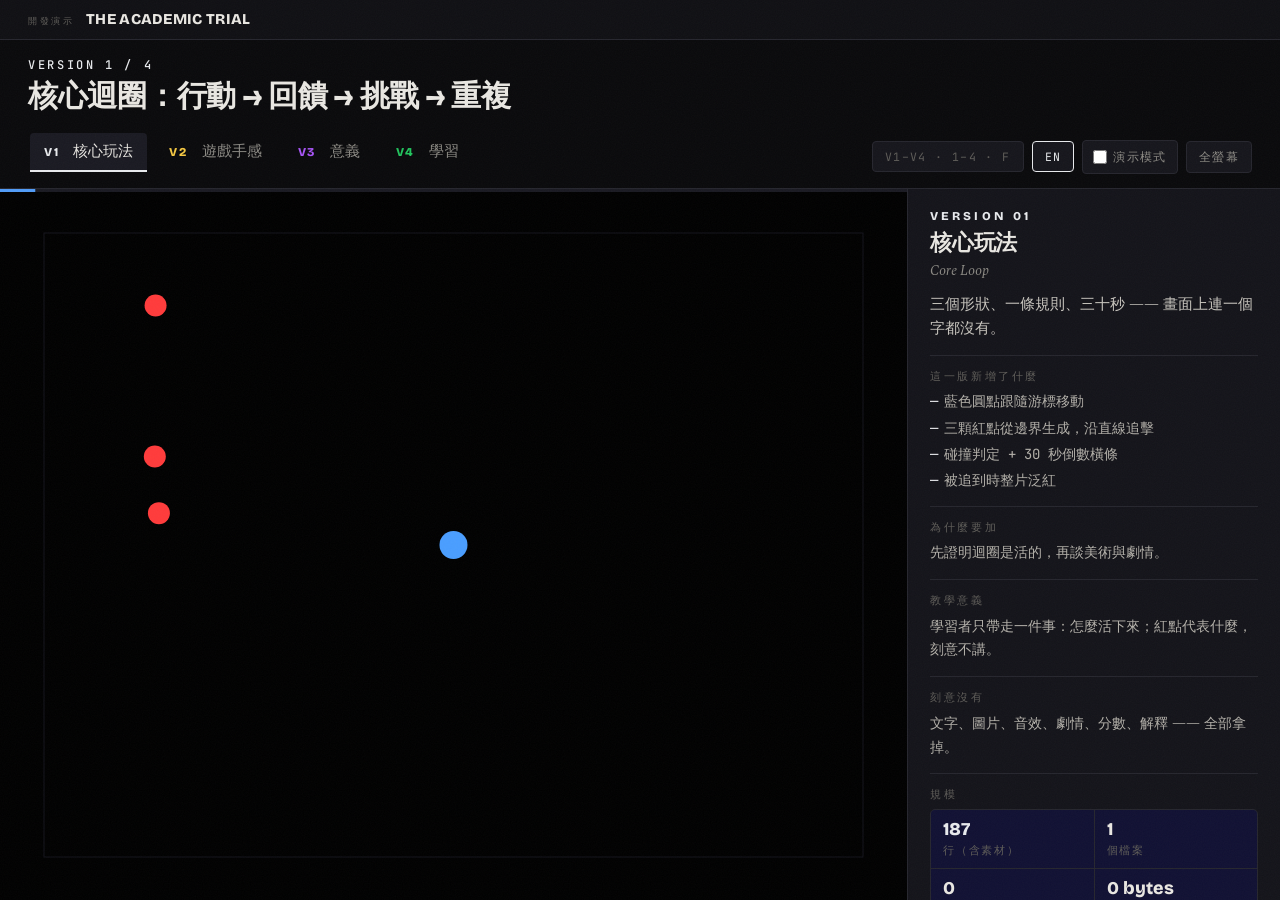
<file: index.html>
<!DOCTYPE html>
<html lang="zh-Hant">
<head>
<meta charset="UTF-8">
<meta name="viewport" content="width=device-width, initial-scale=1.0">
<title>THE ACADEMIC TRIAL — 從骨架到課堂 | Demo Game</title>
<link rel="preconnect" href="https://fonts.googleapis.com">
<link rel="preconnect" href="https://fonts.gstatic.com" crossorigin>
<link href="https://fonts.googleapis.com/css2?family=Bricolage+Grotesque:opsz,wght@12..96,400;12..96,600;12..96,800&family=JetBrains+Mono:wght@400;500;700&family=Spectral:ital,wght@0,400;0,500;1,400&display=swap" rel="stylesheet">
<style>
/* ============================================================
   切換器視覺方向：「開發者考古／博物館展覽」
   深炭底 + 顆粒紋理 + 策展標籤式排版。
   每個階段一個強調色，沿用遊戲內既有色（骨白／琥珀／紫／綠），
   讓「階段」和「遊戲本身」在視覺上是同一套語言。
   ============================================================ */
:root{
  --bg:#0a0a0c; --bg2:#101014; --panel:#14141a; --line:#26262e;
  --ink:#e9e7e2; --dim:#8d8b85; --dimmer:#5e5c58;
  --s1:#e8eaed; --s2:#f5c842; --s3:#a855f7; --s4:#22c55e;  --accent:var(--s1);
  --display:"Bricolage Grotesque","Segoe UI",sans-serif;
  --mono:"JetBrains Mono",ui-monospace,Consolas,monospace;
  --serif:"Spectral",Georgia,serif;
}
*{margin:0;padding:0;box-sizing:border-box}
html,body{height:100%}
body{
  background:var(--bg); color:var(--ink);
  font-family:var(--mono); font-size:15px; line-height:1.5;
  overflow:hidden;
  -webkit-font-smoothing:antialiased;
}
/* 顆粒疊層：讓大面積深底不至於死板 */
body::after{
  content:""; position:fixed; inset:0; pointer-events:none; z-index:999; opacity:.035;
  background-image:url("data:image/svg+xml,%3Csvg xmlns='http://www.w3.org/2000/svg' width='200' height='200'%3E%3Cfilter id='n'%3E%3CfeTurbulence type='fractalNoise' baseFrequency='.85' numOctaves='3'/%3E%3C/filter%3E%3Crect width='200' height='200' filter='url(%23n)'/%3E%3C/svg%3E");
}
.shell{display:flex;flex-direction:column;height:100vh}

/* ---------- 頂部版本列 ---------- */
.topbar{
  display:flex;align-items:center;justify-content:space-between;gap:22px;
  padding:8px 28px;border-bottom:1px solid var(--line);background:var(--bg2);
  flex-shrink:0;
}
.topbar .brand{display:flex;align-items:baseline;gap:12px;min-width:0}
.topbar .brand .kicker{font-size:9px;letter-spacing:.28em;color:var(--dimmer);text-transform:uppercase;white-space:nowrap}
.topbar .brand .mark{font-family:var(--display);font-size:15px;font-weight:800;letter-spacing:.02em;white-space:nowrap}

.tabs{display:flex;gap:8px;overflow-x:auto;scrollbar-width:none;padding:2px}
.tabs::-webkit-scrollbar{display:none}
.tab{
  position:relative;flex-shrink:0;background:none;border:0;cursor:pointer;
  border-bottom:2px solid transparent;padding:8px 14px 9px;
  color:var(--dim);font-family:var(--mono);text-align:left;
  transition:color .18s,border-color .18s,background .18s;
  border-radius:4px 4px 0 0;
}
.tab:hover{color:var(--ink);background:#191920}
.tab.on{color:var(--ink);border-bottom-color:var(--c);background:#1a1a22}
.tab .num{
  display:inline;font-family:var(--display);font-size:12px;font-weight:800;
  letter-spacing:.14em;color:var(--c);margin-right:6px;
}
.tab .nm{display:inline;font-size:15px;font-weight:500;white-space:nowrap}
.tab .ln{display:none}

/* ---------- 主區 ---------- */
main{display:flex;flex-direction:column;min-width:0;overflow:hidden;flex:1;min-height:0}
.masthead{
  display:flex;align-items:flex-end;justify-content:space-between;gap:20px;
  padding:16px 28px 14px;border-bottom:1px solid var(--line);
}
.mh-main{display:flex;flex-direction:column;min-width:0}
.mh-row{display:flex;align-items:center;gap:18px;flex-wrap:wrap;min-width:0}
.masthead .eyebrow{font-size:12px;letter-spacing:.22em;color:var(--accent);text-transform:uppercase;font-weight:500}
.masthead h1{font-family:var(--display);font-size:30px;font-weight:800;letter-spacing:-.01em;margin-top:6px;line-height:1.1}
.masthead h1 em{font-style:normal;color:var(--accent)}
.masthead .tools{display:flex;gap:8px;align-items:center;flex-shrink:0}
.tbtn{
  background:#16161c;border:1px solid var(--line);color:var(--dim);
  font-family:var(--mono);font-size:11.5px;letter-spacing:.12em;text-transform:uppercase;
  padding:7px 12px;border-radius:4px;cursor:pointer;transition:.16s;
}
.tbtn:hover{color:var(--ink);border-color:#3a3a46;background:#1c1c24}
.tbtn.lang{color:var(--accent);border-color:var(--accent)30}
.tbtn.keys{color:var(--dimmer);cursor:default}

/* ---------- 舞台 ---------- */
.stagewrap{flex:1;display:grid;grid-template-columns:1fr 372px;min-height:0}
.viewport{
  position:relative;background:#000;border-right:1px solid var(--line);
  min-width:0; min-height:0;
}
.viewport iframe{width:100%;height:100%;border:0;display:block;background:#000}
.viewport .cover{
  position:absolute;inset:0;display:flex;align-items:center;justify-content:center;
  background:var(--bg);color:var(--dimmer);font-size:11px;letter-spacing:.2em;
  text-transform:uppercase;transition:opacity .3s;
}
.viewport .cover.hide{opacity:0;pointer-events:none}
.viewport .cover.tip{pointer-events:none;opacity:.96}

/* ---------- 策展標籤 ---------- */
.notes{padding:18px 22px;overflow-y:auto;background:var(--panel)}
.notes .idx{font-family:var(--display);font-size:12px;font-weight:800;letter-spacing:.26em;color:var(--accent)}
.notes h2{font-family:var(--display);font-size:22px;font-weight:800;letter-spacing:-.01em;margin-top:6px;line-height:1.15}
.notes .zhname{font-family:var(--serif);font-size:14px;color:var(--dim);margin-top:4px;font-style:italic}
.notes .lede{font-family:var(--serif);font-size:15px;line-height:1.6;color:#c8c5be;margin-top:12px;display:-webkit-box;-webkit-line-clamp:3;-webkit-box-orient:vertical;overflow:hidden}

.block{margin-top:14px;padding-top:12px;border-top:1px solid var(--line)}
.block .h{font-size:11px;letter-spacing:.24em;color:var(--dimmer);text-transform:uppercase;margin-bottom:6px}
.block ul{list-style:none}
.block li{
  font-size:14px;line-height:1.6;color:#b3b0a9;padding-left:14px;position:relative;margin-bottom:4px;
}
.block li::before{content:"—";position:absolute;left:0;color:var(--accent)}
.block p{font-family:var(--serif);font-size:14px;line-height:1.7;color:#b3b0a9;display:-webkit-box;-webkit-line-clamp:4;-webkit-box-orient:vertical;overflow:hidden}
.block li.lesson{color:var(--accent)}
.gap{color:#c9a0a0}
.gap b{color:#e08a8a;font-weight:600}

.metrics{display:grid;grid-template-columns:repeat(2,1fr);gap:1px;background:var(--line);border:1px solid var(--line);border-radius:5px;overflow:hidden}
.metric{background:#111133;padding:10px 12px}
.metric .v{font-family:var(--display);font-size:18px;font-weight:800;color:var(--ink);line-height:1}
.metric .l{font-size:11px;letter-spacing:.16em;color:var(--dimmer);text-transform:uppercase;margin-top:4px}
.metric.accent .v{color:var(--accent)}

/* ---------- 響應式 ---------- */
@media(max-width:1180px){
  .stagewrap{grid-template-columns:1fr}
  .notes{border-top:1px solid var(--line);max-height:44vh}
  .viewport{border-right:0;border-bottom:1px solid var(--line)}
}
@media(max-width:860px){
  .topbar{padding:6px 16px}
  .masthead{padding:12px 16px 8px}
  .masthead h1{font-size:20px}
  .notes{padding:18px 16px}
}
</style>
</head>
<body>
<div class="shell">

  <div class="topbar">
    <div class="brand">
      <span class="kicker" data-i18n="brandKicker">Development Demo</span>
      <span class="mark">THE ACADEMIC TRIAL</span>
    </div>
  </div>

  <main>
    <div class="masthead">
      <div class="mh-main">
        <div class="eyebrow" id="eyebrow">Version 1 / 4</div>
        <div class="mh-row">
          <h1 id="headline">—</h1>
          <nav class="tabs" id="tabs"></nav>
        </div>
      </div>
      <div class="tools">
        <button class="tbtn keys" id="btnKeys" type="button">V1–V4 · 1–4 · F</button>
        <button class="tbtn lang" id="btnLang">EN</button>
        <label class="tbtn" style="cursor:pointer;display:flex;align-items:center;gap:6px;padding:7px 10px;">
          <input type="checkbox" id="demoSkipToggle" style="width:14px;height:14px;accent-color:var(--accent);">
          <span style="font-size:11.5px;letter-spacing:.12em;text-transform:uppercase;color:var(--dim);">演示模式</span>
        </label>
        <button class="tbtn" id="btnFull" data-i18n="btnFull">全螢幕</button>
      </div>
    </div>

    <div class="stagewrap">
      <div class="viewport">
        <iframe id="frame" title="version viewport" allow="autoplay"></iframe>
        <div class="cover" id="cover">loading</div>
      </div>
      <aside class="notes" id="notes"></aside>
    </div>
  </main>
</div>

<script>
'use strict';

/* =======================================================================
   內容資料
   每個階段的程式碼行數、檔案數、資產量都是實際量測出來的，不是估計值。
   ======================================================================= */
const STAGES = [
  {
    id:'s1', num:'01', color:'var(--s1)',
    en:{ name:'Core Loop', zh:'核心玩法', head:'The core loop: action → feedback → challenge → repeat.',
      lede:'Three shapes, one rule, thirty seconds. Not one word on screen.',
      added:['A blue dot that follows your cursor','Three red dots that spawn at the edges and chase in straight lines','Collision detection and a 30-second countdown bar','A full-screen red flash when you get caught'],
      why:'Prove the loop is alive before any art, audio or story.',
      lesson:'One takeaway: how to stay alive. What the red dots mean is never revealed — on purpose.',
      absent:'Every word, image, sound, story, score and explanation is removed.' },
    zh:{ name:'核心玩法', zh:'Core Loop', head:'核心迴圈：行動 → 回饋 → 挑戰 → 重複',
      lede:'三個形狀、一條規則、三十秒 —— 畫面上連一個字都沒有。',
      added:['藍色圓點跟隨游標移動','三顆紅點從邊界生成，沿直線追擊','碰撞判定 + 30 秒倒數橫條','被追到時整片泛紅'],
      why:'先證明迴圈是活的，再談美術與劇情。',
      lesson:'學習者只帶走一件事：怎麼活下來；紅點代表什麼，刻意不講。',
      absent:'文字、圖片、音效、劇情、分數、解釋 —— 全部拿掉。' },
    lines:187, files:1, assets:'0', weights:'0 bytes',
  },
  {
    id:'s2', num:'02', color:'var(--s2)',
    en:{ name:'Game Feel', zh:'遊戲手感', head:'More stakes. Different feeling.',
      lede:'The chase is unchanged; what arrived is consequence.',
      added:['11 real sprites, including a two-frame walk cycle at 10 fps','Particle bursts, screen shake, and hit-stop (the single biggest win)','Red damage numbers, movement afterimages, invincibility blink','A losing condition: four enemy types with different speed and damage','Collectibles, score, and a life bar that empties'],
      why:'Feedback is what turns a running program into a game.',
      lesson:'Colour tells you how much it hurts, never what it is.',
      absent:'No story, roles, skills or teaching text. The life bar is not called INTEGRITY — that belongs to Version 3.' },
    zh:{ name:'遊戲手感', zh:'Game Feel', head:'多了輸贏，感覺不同。',
      lede:'追逐沒變；跟著手感一起來的是「會輸」。',
      added:['11 張真實 sprite，含 10fps 兩幀走路循環','粒子爆發、震屏、受擊定格（影響最大的一項）','紅色傷害數字、移動殘影、無敵閃爍','新增失敗條件：四種敵人，速度與傷害各不相同','收集物、分數，以及會歸零的生命條'],
      why:'回饋把「能跑的程式」變成「一個遊戲」。',
      lesson:'顏色只說多痛，不說那是什麼 —— 身分留給下一版。',
      absent:'仍沒有劇情、角色、技能與教學文字；生命條刻意不叫 INTEGRITY。' },
    lines:377, files:12, assets:'11 images', weights:'3.1 MB',
  },
{
    id:'s3', num:'03', color:'var(--s3)',
    en:{ name:'Meaning', zh:'意義', head:'Now the chase is about something.',
      lede:'The loop is untouched; everything in it now points at real behaviour.',
      added:['Click-through cutscenes and a title screen','Four assignments, four backgrounds, and a procedural score per level','Enemies given real names — and, more importantly, real behaviours','A permanent name tag over every enemy, so the label is never guesswork','A live essay panel that fills as you play','A plain level-clear card with no grade on it'],
      why:'Four enemies become four violations a student actually faces.',
      lesson:'Each movement is a physical metaphor for its violation — the name is handed to you free.',
      absent:'No player choice yet: no roles, no skill cards, no grades, no results, no reflection, no CSV.' },
    zh:{ name:'意義', zh:'Meaning', head:'這場追逐，終於在指涉某件事。',
      lede:'迴圈沒動；裡面每樣東西開始指向真實行為。',
      added:['可點擊的過場動畫與標題畫面','四份作業、四張背景、每關程序化生成的配樂','敵人有了正式名字 —— 更重要的是，有了正式行為','每隻敵人頭上都有常駐名牌，名字不用靠猜','隨遊戲即時填寫的論文面板','一張刻意不顯示等第的過場卡'],
      why:'四種敵人 = 大學生真正要面對的四種違規。',
      lesson:'每個移動方式都是違規的物理隱喻；名字直接交給你。',
      absent:'仍不給任何選擇：沒有角色、技能卡、評分、結算、反思、CSV。' },
    lines:1133, files:7, assets:'27 images', weights:'22.0 MB',
  },
  {
    id:'s4', num:'04', color:'var(--s4)',
    en:{ name:'Learning', zh:'學習', head:'Every layer above becomes a channel for teaching.',
      lede:'This is academic-trial-V21, shipped with its logic untouched.',
      added:['Hover tooltips: what happened, why it is wrong, what it costs you','Four skill cards, each with a real gameplay effect you can feel','A grade formula combining integrity and sources','Result screen, grade history, reflection questions','CSV export, LMS login, and Google Analytics'],
      why:'The card is the reward, the advantage the hook, the learning the point.',
      lesson:'Level 1 deliberately re-enacts Version 1 — the student starts where the demo did.',
      absent:'Nothing withheld. Only change: login fields pre-filled for the class.' },
    zh:{ name:'學習', zh:'Learning', head:'上面每一層，都變成了教學的通道。',
      lede:'academic-trial-V21 正式版，邏輯一行未改。',
      added:['hover tooltip：發生了什麼、為什麼是錯的、後果是什麼','四張技能卡，每張都有可感知的實際遊戲效果','結合誠信值與來源的評分公式','結算畫面、成績歷程、反思問題','CSV 匯出、LMS 登入與 Google Analytics'],
      why:'卡片是獎賞、優勢是誘因，學習才是目的。',
      lesson:'正式版 Level 1 重演 Version 1：學習者從示範起點出發。',
      absent:'不再保留任何東西；唯一差異是登入欄位已預填。' },
    lines:3762, files:6, assets:'27 images', weights:'22.2 MB',
  },
];
// ★ 快取版本號：每個前端的 js/css 一改就要同步更新這裡（AGENTS.md 規定）。
//   版本格式 {YYYYMMDD}{序號}，同日每次改動遞增。
const BUILD = '20261010b';
const PATH = {
  s1:'stages/01-core-loop/index.html',
  s2:'stages/02-game-feel/index.html',
  s3:'stages/03-meaning/index.html',
  s4:'stages/04-learning/index.html',
};
// 給 iframe 加上版本參數，避免改了 stage 卻仍載入瀏覽器快取裡的舊 index.html
const bust = p => p + '?v=' + BUILD;

let lang = 'zh-Hant';
let current = 's1';
let loadedSrc = null;

/* ---------------- 渲染 ---------------- */
const $ = id => document.getElementById(id);
const t = s => lang === 'zh-Hant' ? s.zh : s.en;

function renderTabs(){
  $('tabs').innerHTML = STAGES.map(s => `
    <button class="tab ${s.id===current?'on':''}" style="--c:${s.color}" data-id="${s.id}">
      <span class="num">V${parseInt(s.num)}</span>
      <span class="nm">${t(s).name}</span>
      <span class="ln">${s.lines.toLocaleString()} ${lang==='zh-Hant'?'行':'lines'}</span>
    </button>`).join('');
  document.querySelectorAll('.tab').forEach(b =>
    b.onclick = () => select(b.dataset.id));
}

function renderNotes(s){
  const d = t(s);
  $('eyebrow').textContent = `Version ${parseInt(s.num)} / 4`;
  $('headline').innerHTML = lang==='zh-Hant'
    ? esc(d.head) : esc(d.head);

  const absentLabel = lang==='zh-Hant' ? '刻意沒有' : 'Deliberately absent';
  const addedLabel  = lang==='zh-Hant' ? '這一版新增了什麼' : 'What this version adds';
  const whyLabel    = lang==='zh-Hant' ? '為什麼要加' : 'Why';
  const lessonLabel = lang==='zh-Hant' ? '教學意義' : 'The teaching point';
  const statsLabel  = lang==='zh-Hant' ? '規模' : 'Size';
  const startLabel  = lang==='zh-Hant' ? '開始' : 'Start';

  const m = [
    [s.lines.toLocaleString(), lang==='zh-Hant'?'行（含素材）':'lines incl. assets'],
    [s.files, lang==='zh-Hant'?'個檔案':'files'],
    [s.assets, lang==='zh-Hant'?'美術資產':'art assets'],
    [s.weights, lang==='zh-Hant'?'素材體積':'asset weight'],
  ];

  $('notes').innerHTML = `
    <div class="idx">VERSION ${s.num}</div>
    <h2>${esc(d.name)}</h2>
    <div class="zhname">${esc(d.zh)}</div>
    <p class="lede">${esc(d.lede)}</p>

    <div class="block">
      <div class="h">${addedLabel}</div>
      <ul>${d.added.map(x=>`<li>${esc(x)}</li>`).join('')}</ul>
    </div>

    <div class="block">
      <div class="h">${whyLabel}</div>
      <p>${esc(d.why)}</p>
    </div>

    <div class="block">
      <div class="h">${lessonLabel}</div>
      <p class="lesson">${esc(d.lesson)}</p>
    </div>

    <div class="block gap">
      <div class="h">${absentLabel}</div>
      <p>${esc(d.absent)}</p>
    </div>

    <div class="block">
      <div class="h">${statsLabel}</div>
      <div class="metrics">
        ${m.map(([v,l],i)=>`<div class="metric ${i===0?'accent':''}"><div class="v">${esc(String(v))}</div><div class="l">${esc(l)}</div></div>`).join('')}
      </div>
    </div>
  `;
}

function esc(s){ return String(s).replace(/[&<>"]/g, c => ({'&':'&amp;','<':'&lt;','>':'&gt;','"':'&quot;'}[c])); }

/* ---------------- 舞台載入 ---------------- */
function show(src){
  $('cover').classList.remove('hide');
  $('cover').textContent = 'loading';
  const f = $('frame');
  if (src === loadedSrc) { $('cover').classList.add('hide'); return; }
  loadedSrc = src;
  f.onload = () => setTimeout(() => $('cover').classList.add('hide'), 120);
  const skip = $('demoSkipToggle').checked ? '&skip=1' : '';
  f.src = bust(src) + skip;
}

function select(id){
  current = id;
  const s = STAGES.find(x=>x.id===id);
  document.documentElement.style.setProperty('--accent', s.color);
  renderTabs(); renderNotes(s);
  show(PATH[s.id]);
}

function applyLang(){
  $('btnLang').textContent = lang === 'zh-Hant' ? 'EN' : '中文';
  document.documentElement.lang = lang;
  document.querySelectorAll('[data-i18n]').forEach(el=>{
    const k = el.dataset.i18n;
    const m = { brandKicker:['Development Demo','開發演示'],
      btnFull:['Fullscreen','全螢幕'] };
    if (m[k]) el.textContent = lang === 'zh-Hant' ? m[k][1] : m[k][0];
  });
  
  select(current);
}

// 只切換語言後重新套用。init() 必須呼叫 applyLang() 而不是這個函式，
// 否則頁面一載入就會把預設語言翻掉。
function toggleLang(){
  lang = lang === 'zh-Hant' ? 'en' : 'zh-Hant';
  applyLang();
}

$('btnLang').onclick = toggleLang;

function applyDemoSkip(){
  const f = $('frame');
  if (!f) return;
  const base = f.src.split('?')[0].split('&')[0];
  const skip = $('demoSkipToggle').checked ? '&skip=1' : '';
  f.src = base + '?v=' + BUILD + skip;
  try { localStorage.setItem('academic_demo_skip', $('demoSkipToggle').checked ? '1' : '0'); } catch (e) {}
}
$('demoSkipToggle').addEventListener('change', applyDemoSkip);

$('btnFull').onclick = () => {
  if (document.fullscreenElement) document.exitFullscreen();
  else document.documentElement.requestFullscreen();
};
window.addEventListener('keydown', e => {
  if (e.key >= '1' && e.key <= '4') select('s'+e.key);
  if (e.key === 'f' || e.key === 'F') $('btnFull').click();
    // 舞台是放在 iframe 裡的，而 iframe 必須先取得焦點才收得到鍵盤事件。
    // 觀眾常常在還沒點進遊戲前就按空白鍵，結果什麼都沒發生、以為是當機。
    // 這裡把空白鍵／Enter 轉送進 iframe，不必先點。
    //
    // ★ 但用 file:// 直接開啟 HTML 時，瀏覽器會把每個檔案視為不同來源
    //   （origin 為 null），父頁面碰不到 iframe 的 contentWindow，
    //   dispatchEvent 會丟 SecurityError。捕捉它並提示點一下遊戲區，
    //   避免觀眾按了鍵卻看到紅色錯誤訊息。
    if (e.key === ' ' || e.key === 'Spacebar' || e.key === 'Enter') {
      const f = $('frame'), w = f && f.contentWindow;
      if (!w) return;
      try {
        w.dispatchEvent(new KeyboardEvent('keydown', { key: e.key, bubbles: true }));
      } catch (err) {
        if (f.dataset.tipShown) return;
        f.dataset.tipShown = '1';
        const c = $('cover');
        c.textContent = '點一下遊戲區，空白鍵／Enter 才會生效';
        c.classList.remove('hide');
        c.classList.add('tip');           // 不阻擋點擊
        setTimeout(() => { c.classList.add('hide'); c.classList.remove('tip'); }, 2600);
      }
    }
  });


applyLang();   // 載入時套用預設語言（繁體中文），不做切換
</script>
</body>
</html>
</file>
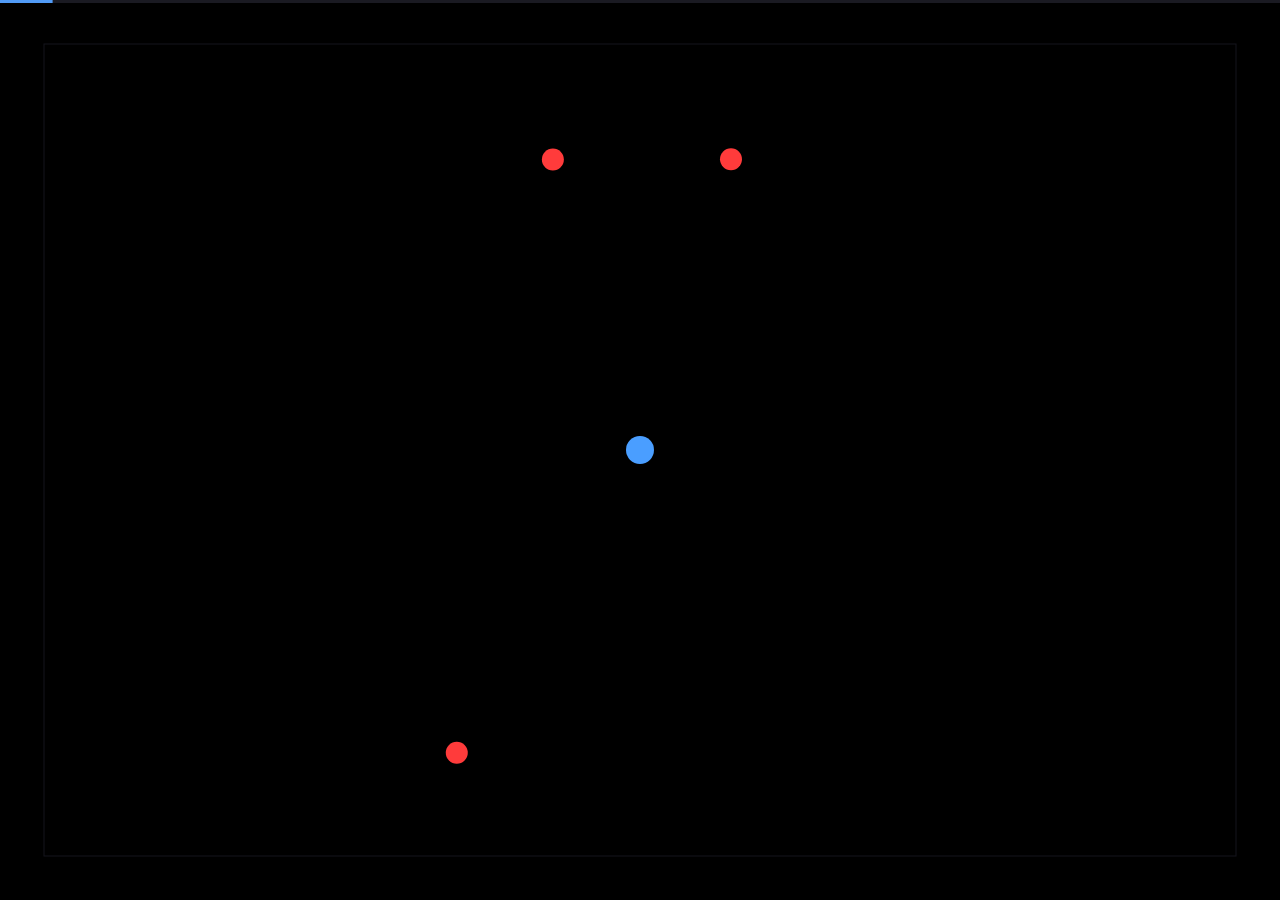
<file: stages/01-core-loop/index.html>
<!DOCTYPE html>
<html lang="en">
<head>
<meta charset="UTF-8">
<meta name="viewport" content="width=device-width, initial-scale=1.0, user-scalable=no">
<title>Stage 1 — Core Loop</title>
<!--
  ============================================================
  STAGE 1 / 核心玩法  (Core Loop)
  ============================================================
  這是整個遊戲的「骨架」。此版本刻意只保留三件事：

    1. 輸入  — 游標（或手指）控制藍色圓球
    2. 規則  — 紅色圓球從邊界生成，一直朝玩家直線追擊
    3. 回饋  — 頂部橫條 = 30 秒倒計時；被追到就退回中心

  刻意「不做」的事（這才是本階段的教學重點）：
    - 沒有文字（無標題、無說明、無分數、無字幕）
    - 沒有圖片（全部用幾何圖形畫出來）
    - 沒有音效
    - 沒有劇情、沒有角色、沒有技能、沒有教學內容

  學習者從這一版只能學到一件事：「怎麼活下來」。
  他們不需要知道紅球代表什麼 —— 這正是設計目的。

  技術上刻意保持零外部依賴、零 fetch、零設定檔，
  所以雙擊本檔即可遊玩，不需要啟動任何伺服器。
  ============================================================
-->
<style>
  * { margin: 0; padding: 0; box-sizing: border-box; }
  html, body { width: 100%; height: 100%; overflow: hidden; background: #000; }
  body { cursor: none; }
  canvas { display: block; }
</style>
</head>
<body>
<canvas id="c"></canvas>
<button id="btn-skip" style="position:absolute;top:8px;right:8px;z-index:10;display:none;padding:8px 16px;font-size:15px;background:rgba(255,255,255,0.15);border:1px solid rgba(255,255,255,0.3);color:#fff;border-radius:4px;cursor:pointer;opacity:0.7;">⏭</button>
<button id="btn-restart" style="position:absolute;top:8px;right:52px;z-index:10;display:none;padding:8px 16px;font-size:15px;background:rgba(255,255,255,0.15);border:1px solid rgba(255,255,255,0.3);color:#fff;border-radius:4px;cursor:pointer;opacity:0.7;">⟳</button>
<script>
'use strict';

const DEMO_SKIP = location.search.includes('skip=1') || (() => { try { return localStorage.getItem('academic_demo_skip') === '1'; } catch (e) { return false; } })();
const skipBtn = document.getElementById('btn-skip');
if (DEMO_SKIP && skipBtn) skipBtn.style.display = 'block';
skipBtn?.addEventListener('click', () => {
  elapsed = DURATION; won = true; running = false; flash = 1;
});

const restartBtn = document.getElementById('btn-restart');
if (DEMO_SKIP && restartBtn) restartBtn.style.display = 'block';
restartBtn?.addEventListener('click', () => { reset(); });

// ---------------------------------------------------------------- 常數
// 這些數值刻意寫死在程式碼裡。設定檔系統要到後面的階段才引入。
const DURATION   = 30;    // 存活目標：30 秒
const PLAYER_SPD = 3.0;   // 玩家速度（與正式版 config.js 的 move_speed 相同）
const PLAYER_R   = 14;
const ENEMY_SPD  = 1.7;   // 敵人速度：比玩家慢一點，緊迫但永遠逃得掉
const ENEMY_R    = 11;
const ENEMY_N    = 3;
const INVULN     = 1.5;   // 被追到後的無敵秒數
const MARGIN     = 44;    // 競技場邊界距離畫面邊緣的留白

const COL_PLAYER = '#4a9eff';
const COL_ENEMY  = '#ff3b3b';

// dt 以「幀」為單位（1 幀 ≈ 1/60 秒），與正式版 movePlayer 的計算方式相同。
// 倒數計時等「真實秒數」的數值必須乘上這個換算係數。
const FRAME_SEC = 1 / 60;

// ---------------------------------------------------------------- 畫布
const cv  = document.getElementById('c');
const ctx = cv.getContext('2d');
let W = 0, H = 0;

function resize() {
  const dpr = window.devicePixelRatio || 1;
  W = window.innerWidth;
  H = window.innerHeight;
  cv.width  = Math.round(W * dpr);
  cv.height = Math.round(H * dpr);
  cv.style.width  = W + 'px';
  cv.style.height = H + 'px';
  ctx.setTransform(dpr, 0, 0, dpr, 0, 0);
}
window.addEventListener('resize', resize);
resize();

// ---------------------------------------------------------------- 狀態
let player, enemies, elapsed, invuln, flash, won, running, hitStop;

function reset() {
  player   = { x: W / 2, y: H / 2, tx: W / 2, ty: H / 2 };
  enemies  = [];
  elapsed  = 0;
  invuln   = 0;
  hitStop  = 0;
  flash    = 0;      // 閃白／閃紅的剩餘強度
  won      = false;
  running  = true;
  for (let i = 0; i < ENEMY_N; i++) enemies.push(spawnEnemy(1.4 + i * 0.25));
}

// 敵人沿競技場四邊隨機取一點生成
function spawnEnemy(delay) {
  const side = Math.floor(Math.random() * 4);
  const t    = Math.random();
  const pos  = { x: 0, y: 0, wait: delay };
  if (side === 0) { pos.x = MARGIN + t * (W - MARGIN * 2); pos.y = MARGIN; }
  if (side === 1) { pos.x = W - MARGIN;              pos.y = MARGIN + t * (H - MARGIN * 2); }
  if (side === 2) { pos.x = MARGIN + t * (W - MARGIN * 2); pos.y = H - MARGIN; }
  if (side === 3) { pos.x = MARGIN;                  pos.y = MARGIN + t * (H - MARGIN * 2); }
  return pos;
}

// ---------------------------------------------------------------- 輸入
function setPointer(cx, cy) { player.tx = cx; player.ty = cy; }

cv.addEventListener('mousemove', e => setPointer(e.clientX, e.clientY));
cv.addEventListener('touchstart', e => {
  e.preventDefault();
  setPointer(e.touches[0].clientX, e.touches[0].clientY);
}, { passive: false });
cv.addEventListener('touchmove', e => {
  e.preventDefault();
  setPointer(e.touches[0].clientX, e.touches[0].clientY);
}, { passive: false });

// 贏了之後點一下就重來（唯一的「重新開始」機制，全程無文字）
cv.addEventListener('click', () => { if (won) reset(); });

// ---------------------------------------------------------------- 更新
function update(dt) {
  if (!running) { flash = Math.max(0, flash - dt * 2.2); hitStop = Math.max(0, hitStop - dt); return; }

  // dt 是「幀數」單位（與正式版一致，用來控制移動速度），
  // 但倒數計時是「真實秒數」，兩者必須分開換算。
  elapsed += dt * FRAME_SEC;
  if (elapsed >= DURATION) { elapsed = DURATION; won = true; running = false; flash = 1; return; }

  if (hitStop > 0) { hitStop -= dt; return; }   // 受擊定格：凍結邏輯與畫面

  if (invuln > 0) invuln -= dt;

  if (flash > 0) flash = Math.max(0, flash - dt * 0.09);

  // 規則：玩家以固定速度朝游標方向走（與正式版手感一致）
  let dx = player.tx - player.x, dy = player.ty - player.y;
  const d = Math.hypot(dx, dy);
  if (d > 3) {
    player.x += dx / d * PLAYER_SPD * dt;
    player.y += dy / d * PLAYER_SPD * dt;
  }
  player.x = Math.max(MARGIN + PLAYER_R, Math.min(W - MARGIN - PLAYER_R, player.x));
  player.y = Math.max(MARGIN + PLAYER_R, Math.min(H - MARGIN - PLAYER_R, player.y));

  // 規則：敵人沿直線追向玩家
  for (const e of enemies) {
    if (e.wait > 0) { e.wait -= dt; continue; }
    dx = player.x - e.x; dy = player.y - e.y;
    const ed = Math.hypot(dx, dy) || 1;
    e.x += dx / ed * ENEMY_SPD * dt;
    e.y += dy / ed * ENEMY_SPD * dt;
    e.x = Math.max(MARGIN, Math.min(W - MARGIN, e.x));
    e.y = Math.max(MARGIN, Math.min(H - MARGIN, e.y));

    // 碰撞：兩圓重疊即判定被追到
    if (invuln <= 0 && Math.hypot(e.x - player.x, e.y - player.y) < ENEMY_R + PLAYER_R) {
      invuln = INVULN;
      hitStop = 5;
      flash  = 0.15;
      player.x = W / 2; player.y = H / 2;
      player.tx = W / 2; player.ty = H / 2;
      // 把所有敵人從中心向外推開，避免瞬間再次碰撞
      for (const en of enemies) {
        const ddx = en.x - W / 2, ddy = en.y - H / 2;
        const ed = Math.hypot(ddx, ddy) || 1;
        const push = ENEMY_R + PLAYER_R + 40;
        en.x = W / 2 + ddx / ed * push;
        en.y = H / 2 + ddy / ed * push;
        en.x = Math.max(MARGIN, Math.min(W - MARGIN, en.x));
        en.y = Math.max(MARGIN, Math.min(H - MARGIN, en.y));
      }
    }
  }
}

// ---------------------------------------------------------------- 繪製
function draw() {
  ctx.clearRect(0, 0, W, H);

  // 競技場邊界：只畫一條極暗的細框，用形狀界定空間
  ctx.strokeStyle = '#15151c';
  ctx.lineWidth = 1;
  ctx.strokeRect(MARGIN, MARGIN, W - MARGIN * 2, H - MARGIN * 2);

  // 敵人
  for (const e of enemies) {
    if (e.wait > 0) continue;
    ctx.fillStyle = COL_ENEMY;
    ctx.beginPath(); ctx.arc(e.x, e.y, ENEMY_R, 0, Math.PI * 2); ctx.fill();
  }

  // 玩家（無敵期間閃爍）
  if (invuln <= 0 || Math.floor(invuln * 12) % 2 === 0) {
    ctx.fillStyle = COL_PLAYER;
    ctx.beginPath(); ctx.arc(player.x, player.y, PLAYER_R, 0, Math.PI * 2); ctx.fill();
  }

  // 倒計時橫條：全場唯一的介面元素。顏色由藍漸變為紅，不顯示任何數字。
  const pct = elapsed / DURATION;
  ctx.fillStyle = '#1a1a22';
  ctx.fillRect(0, 0, W, 3);
  ctx.fillStyle = `rgb(${Math.round(74 + pct * 181)}, ${Math.round(158 - pct * 61)}, ${Math.round(255 - pct * 212)})`;
  ctx.fillRect(0, 0, W * pct, 3);

  // 閃光：被追到時整片泛紅，撐到最後泛白。全場無文字。
  if (flash > 0) {
    const a = won ? flash * 0.9 : flash;
    ctx.fillStyle = won
      ? `rgba(255,255,255,${a})`
      : `rgba(255,${Math.round(59 + a * 60)},${Math.round(59 + a * 60)},${a})`;
    ctx.fillRect(0, 0, W, H);
  }
}

// ---------------------------------------------------------------- 主迴圈
// dt 以 1/60 秒為單位並限制在 3 格內，確保 60Hz 與 144Hz 螢幕速度一致
let last = 0;
function loop(ts) {
  requestAnimationFrame(loop);
  if (!last) last = ts;
  const dt = Math.min((ts - last) / 16.667, 3);
  last = ts;
  update(dt);
  draw();
}

reset();
requestAnimationFrame(loop);
</script>
</body>
</html>
</file>
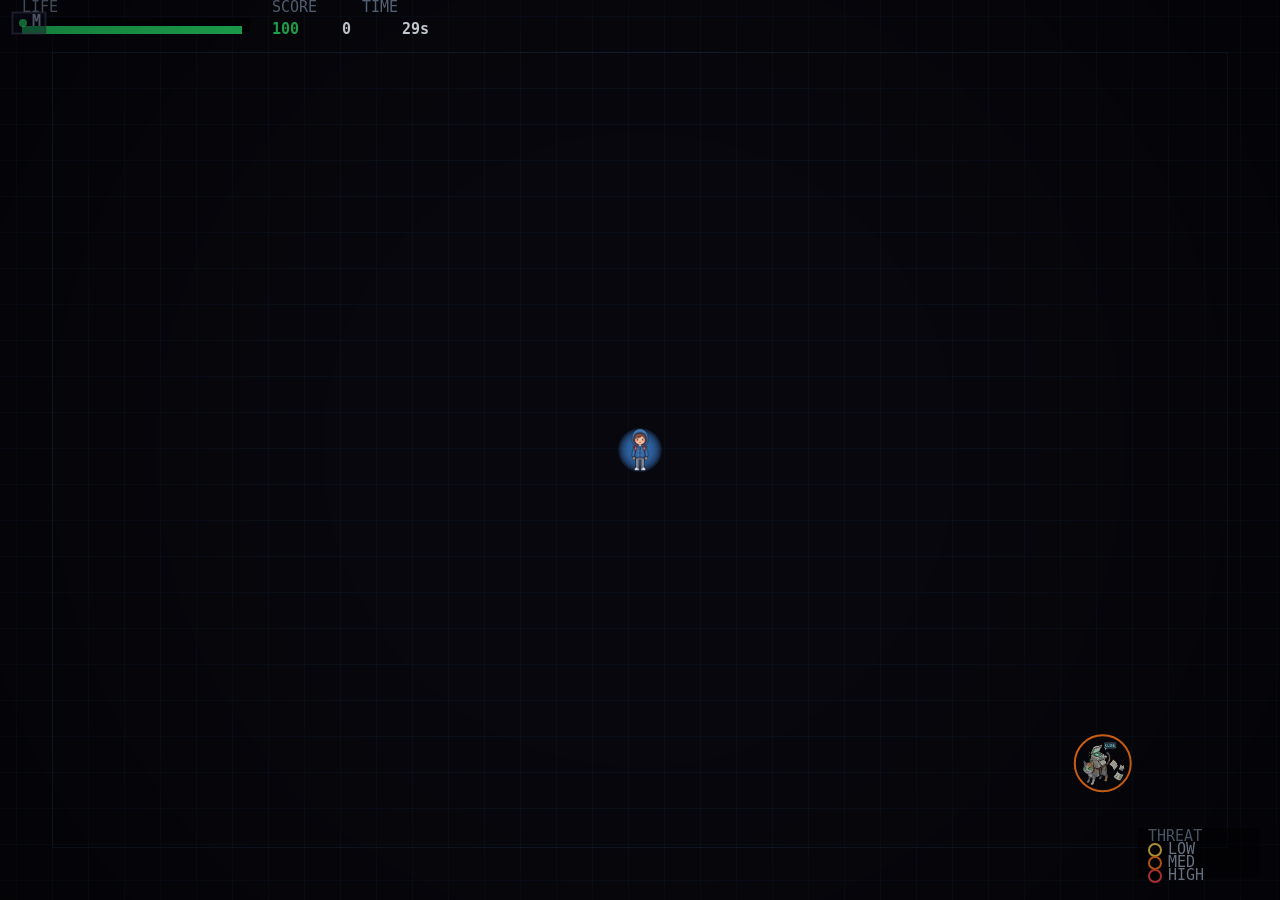
<file: stages/02-game-feel/index.html>
<!DOCTYPE html>
<html lang="en">
<head>
<meta charset="UTF-8">
<meta name="viewport" content="width=device-width, initial-scale=1.0, user-scalable=no">
<title>Stage 2 — Game Feel</title>
<!--
  ============================================================
  STAGE 2 / 遊戲手感  (Game Feel)
  ============================================================
  規則完全沒變 —— 跟 Stage 1 一模一樣：
  游標操控、紅球追你、撐 30 秒。

  這個階段只加「感覺」。它回答一個問題：
  為什麼同一套規則，加上美術與音效之後會讓人想再玩一次？

  本階段新增：
    · 真實角色 / 敵人 / 收集物 sprite（2 幀走路循環，10fps）
    · 深色格線背景 + 暗角（vignette）
    · 收集物浮動（正弦擺動）與到期淡出
    · 粒子爆發（採集時 / 被撞時）
    · 受擊震屏（shake，帶衰減）
    · 受擊定格（hit-stop，凍結數幀 —— 這一條影響最大）
    · 紅色傷害數字往上飄
    · 無敵期間角色閃爍 + 移動殘影（trail）
    · 誠信值條（綠 → 琥珀 → 紅）與分數、計時 HUD
    · WebAudio 合成音效（拾取 / 撞擊 / 結束）

  本階段仍然「不做」：
    沒有劇情、沒有角色選擇、沒有敵人命名、
    沒有技能、沒有 tooltip、沒有教學文字、沒有評分。

  注意：四種敵人「外觀不同但行為完全相同」。
  這個差異是刻意的 —— 讓觀眾清楚看見
  「呈現」和「意義」是兩件可以分開設計的事。
  意義要到 Stage 3 才會被加上去。

  音效全部由 WebAudio 即時合成，零音檔。
  ============================================================
-->
<style>
  * { margin: 0; padding: 0; box-sizing: border-box; }
  html, body { width: 100%; height: 100%; overflow: hidden; background: #07070d; }
  body { cursor: none; font-family: ui-monospace, "SF Mono", Menlo, Consolas, monospace; }
  canvas { display: block; }
</style>
</head>
<body>
<canvas id="c"></canvas>
<button id="btn-skip" style="position:absolute;top:8px;right:8px;z-index:10;display:none;padding:8px 16px;font-size:15px;background:rgba(255,255,255,0.15);border:1px solid rgba(255,255,255,0.3);color:#fff;border-radius:4px;cursor:pointer;opacity:0.7;">⏭</button>
<button id="btn-restart" style="position:absolute;top:8px;right:52px;z-index:10;display:none;padding:8px 16px;font-size:15px;background:rgba(255,255,255,0.15);border:1px solid rgba(255,255,255,0.3);color:#fff;border-radius:4px;cursor:pointer;opacity:0.7;">⟳</button>
<script>
'use strict';

const DEMO_SKIP = location.search.includes('skip=1') || (() => { try { return localStorage.getItem('academic_demo_skip') === '1'; } catch (e) { return false; } })();
const skipBtn = document.getElementById('btn-skip');
if (DEMO_SKIP && skipBtn) skipBtn.style.display = 'block';
skipBtn?.addEventListener('click', () => { finish(true); });

const restartBtn = document.getElementById('btn-restart');
if (DEMO_SKIP && restartBtn) restartBtn.style.display = 'block';
restartBtn?.addEventListener('click', () => { reset(); });

// ================================================================ 常數
// 數值沿用正式版 config.js（Stage 4 會把這些搬進設定檔）
// 注意：dt 以「幀」為單位（1 幀 ≈ 1/60 秒），與正式版 movePlayer 相同。
//       因此「以秒為單位」的變數都必須乘上 FRAME_SEC 換算。
const FRAME_SEC = 1 / 60;
const DURATION = 30;
const MOVE_SPD = 3.0;              // [PLAYER] move_speed
const INVINCIBILITY_MS = 800;     // [PLAYER] invincibility_ms
const SPAWN_ENEMY_SEC = 4.0;      // 敵人補充間隔
const MAX_ENEMY = 7;
const ANIM_FPS = 10;              // [ANIMATION] animation_fps
const PLAYER_R = 22, ENEMY_R = 19;
const MARGIN = 52;

// 敵人參數：[ENEMY_*] speed / damage
// tier 只表示「多危險」——這是純機制層的資訊，不透露任何領域詞彙。
// 顏色刻意用「空心環」，與收集物的「實心光暈」在形狀上區隔，避免混淆。
const THREAT = [
  { tier: 1, color: '#f5c842' },  // 低
  { tier: 2, color: '#f97316' },  // 中
  { tier: 3, color: '#ef4444' },  // 高
];
const ENEMY_TYPES = [
  { key: 'e_plagiarism', speed: 1.9, damage: 30, weight: 3, tier: 2 },
  { key: 'e_aiblob',     speed: 1.4, damage: 20, weight: 3, tier: 2 },
  { key: 'e_essaymill',  speed: 2.0, damage: 50, weight: 2, tier: 3 },
  { key: 'e_fakesource', speed: 1.7, damage: 12, weight: 2, tier: 1 },
];

// ================================================================ 素材
const IMG = {};
const IMG_PATHS = [
  'img/player_idle_1.png', 'img/player_move_1.png', 'img/player_move_2.png',
  'img/e_plagiarism.png', 'img/e_aiblob.png', 'img/e_essaymill.png', 'img/e_fakesource.png',
];
let assetsReady = false;
function loadAssets() {
  let left = IMG_PATHS.length;
  for (const p of IMG_PATHS) {
    const im = new Image();
    im.onload = im.onerror = () => { if (--left === 0) assetsReady = true; };
    im.src = p;
    IMG[p.replace(/^img\//, '').replace(/\.png$/, '')] = im;
  }
}

// ================================================================ 音效（WebAudio 合成）
const Sfx = {
  ac: null, muted: false,
  ctx() {
    if (!this.ac) { const AC = window.AudioContext || window.webkitAudioContext; if (AC) this.ac = new AC(); }
    if (this.ac && this.ac.state === 'suspended') this.ac.resume();
    return this.ac;
  },
  tone(type, f0, f1, dur, vol) {
    const ac = this.ctx(); if (!ac || this.muted) return;
    const o = ac.createOscillator(), g = ac.createGain();
    o.type = type; o.frequency.setValueAtTime(f0, ac.currentTime);
    o.frequency.exponentialRampToValueAtTime(Math.max(f1, 1), ac.currentTime + dur);
    g.gain.setValueAtTime(vol, ac.currentTime);
    g.gain.exponentialRampToValueAtTime(0.0001, ac.currentTime + dur);
    o.connect(g); g.connect(ac.destination); o.start(); o.stop(ac.currentTime + dur);
  },
  noise(dur, vol, freq) {
    const ac = this.ctx(); if (!ac || this.muted) return;
    const n = ac.sampleRate * dur, buf = ac.createBuffer(1, n, ac.sampleRate), ch = buf.getChannelData(0);
    for (let i = 0; i < n; i++) ch[i] = (Math.random() * 2 - 1) * (1 - i / n);
    const src = ac.createBufferSource(); src.buffer = buf;
    const f = ac.createBiquadFilter(); f.type = 'lowpass'; f.frequency.value = freq;
    const g = ac.createGain(); g.gain.value = vol;
    src.connect(f); f.connect(g); g.connect(ac.destination); src.start();
  },
  collect() { this.tone('triangle', 620, 1080, 0.10, 0.16); },
  hit()     { this.tone('sawtooth', 180, 55, 0.30, 0.22); this.noise(0.22, 0.20, 900); },
  end(win)  { const s = win ? [523, 659, 880] : [330, 247, 165]; s.forEach((f, i) => setTimeout(() => this.tone('triangle', f, f, 0.28, 0.16), i * 130)); },
};

// ================================================================ 畫布
const cv = document.getElementById('c');
const ctx = cv.getContext('2d');
let W = 0, H = 0;
function resize() {
  const dpr = window.devicePixelRatio || 1;
  W = window.innerWidth; H = window.innerHeight;
  cv.width = Math.round(W * dpr); cv.height = Math.round(H * dpr);
  cv.style.width = W + 'px'; cv.style.height = H + 'px';
  ctx.setTransform(dpr, 0, 0, dpr, 0, 0);
}
window.addEventListener('resize', resize); resize();

// ================================================================ 狀態
let player, enemies, particles, floats;
let integrity, score, elapsed, invuln, hitStop, shake, flash, outcome, animT, animFrame;
let enemyTimer;

function reset() {
  player = { x: W / 2, y: H / 2, tx: W / 2, ty: H / 2, trail: [], moving: false, r: PLAYER_R };
  enemies = []; particles = []; floats = [];
  integrity = 100; score = 0; elapsed = 0;
  invuln = 0; hitStop = 0; shake = 0; flash = 0; outcome = null;
  animT = 0; animFrame = 0;
  enemyTimer = 2.5;
  for (let i = 0; i < 3; i++) spawnEnemy();
}

function pickWeighted(list) {
  const total = list.reduce((s, o) => s + o.weight, 0);
  let r = Math.random() * total;
  for (const o of list) { if ((r -= o.weight) <= 0) return o; }
  return list[list.length - 1];
}

function edgePoint() {
  const side = Math.floor(Math.random() * 4), t = Math.random();
  return { x: MARGIN + t * (W - MARGIN * 2), y: MARGIN + t * (H - MARGIN * 2) };
}
function spawnEnemy() {
  const type = pickWeighted(ENEMY_TYPES);
  const t = THREAT[type.tier - 1];
  enemies.push(Object.assign(edgePoint(), { img: IMG[type.key], speed: type.speed, damage: type.damage, tier: type.tier, threatColor: t.color, r: ENEMY_R, wait: 1.2 + Math.random() * 0.8 }));
}
// ================================================================ 輸入
function setPointer(x, y) { player.tx = x; player.ty = y; }
cv.addEventListener('mousemove', e => setPointer(e.clientX, e.clientY));
cv.addEventListener('touchstart', e => { e.preventDefault(); setPointer(e.touches[0].clientX, e.touches[0].clientY); }, { passive: false });
cv.addEventListener('touchmove',  e => { e.preventDefault(); setPointer(e.touches[0].clientX, e.touches[0].clientY); }, { passive: false });
cv.addEventListener('click', () => { if (outcome) { if (Sfx.ac) Sfx.ac.resume(); reset(); } });

// 左上角靜音鈕（繪製在畫布上，非 DOM），鍵盤 M 也可以
let btnHover = false, muted = false;
cv.addEventListener('mousemove', e => { btnHover = e.clientX < 54 && e.clientY < 54; });
window.addEventListener('keydown', e => { if (e.key === 'm' || e.key === 'M') { Sfx.muted = !Sfx.muted; muted = Sfx.muted; } });

// ================================================================ 特效
function burst(x, y, color, n, spd) {
  for (let i = 0; i < n; i++) {
    const a = Math.random() * 6.283, s = spd * (0.35 + Math.random() * 0.9);
    particles.push({ x, y, vx: Math.cos(a) * s, vy: Math.sin(a) * s, color, life: 1, max: 1, size: 2 + Math.random() * 3 });
  }
}
function addFloat(x, y, text, color) { floats.push({ x, y, text, color, life: 1, vy: -1.5 }); }

// ================================================================ 更新
function update(dt) {
  if (outcome) { flash = Math.max(0, flash - dt * 0.06); stepParticles(dt); return; }
  if (hitStop > 0) { hitStop -= dt; return; }   // 受擊定格：凍結邏輯畫面

  elapsed += dt * FRAME_SEC;
  if (elapsed >= DURATION) { elapsed = DURATION; finish(true); return; }
  if (integrity <= 0) { finish(false); return; }

  if (invuln > 0) invuln -= dt * 16.667;
  if (flash  > 0) flash  = Math.max(0, flash  - dt * 0.09);
  if (shake  > 0) shake  = Math.max(0, shake  - dt * 0.45);

  // --- 玩家：以固定速度朝游標走（沿用正式版手感）
  let dx = player.tx - player.x, dy = player.ty - player.y, d = Math.hypot(dx, dy);
  if (d > 3) { player.x += dx / d * MOVE_SPD * dt; player.y += dy / d * MOVE_SPD * dt; player.moving = true; }
  else player.moving = false;
  player.x = Math.max(MARGIN + PLAYER_R, Math.min(W - MARGIN - PLAYER_R, player.x));
  player.y = Math.max(MARGIN + PLAYER_R, Math.min(H - MARGIN - PLAYER_R, player.y));
  player.trail.unshift({ x: player.x, y: player.y });
  if (player.trail.length > 14) player.trail.pop();

  // --- 敵人：直線追擊
  for (const e of enemies) {
    if (e.wait > 0) { e.wait -= dt * FRAME_SEC; continue; }
    dx = player.x - e.x; dy = player.y - e.y;
    const ed = Math.hypot(dx, dy) || 1;
    e.x += dx / ed * e.speed * dt; e.y += dy / ed * e.speed * dt;
    e.x = Math.max(MARGIN, Math.min(W - MARGIN, e.x));
    e.y = Math.max(MARGIN, Math.min(H - MARGIN, e.y));
  }

  // --- 敵人碰撞 → 扣誠信值
  if (invuln <= 0) {
    for (const e of enemies) {
      if (e.wait > 0) continue;
      if (Math.hypot(e.x - player.x, e.y - player.y) < e.r + player.r) {
        integrity = Math.max(0, integrity - e.damage);
        invuln = INVINCIBILITY_MS; hitStop = 5; shake = 14; flash = 0.3;
        burst(player.x, player.y, '#ff3b3b', 16, 4.2);
        addFloat(player.x, player.y - 30, '-' + e.damage, '#ff5c5c');
        Sfx.hit();
        break;
      }
    }
  }

  // --- 敵人補充（秒）
  enemyTimer -= dt * FRAME_SEC;
  if (enemyTimer <= 0 && enemies.length < MAX_ENEMY) { spawnEnemy(); enemyTimer = SPAWN_ENEMY_SEC; }

  stepParticles(dt);
}

function stepParticles(dt) {
  for (let i = particles.length - 1; i >= 0; i--) {
    const p = particles[i];
    p.x += p.vx * dt; p.y += p.vy * dt; p.vx *= 0.93; p.vy *= 0.93;
    p.life -= dt * 0.055;
    if (p.life <= 0) particles.splice(i, 1);
  }
  for (let i = floats.length - 1; i >= 0; i--) {
    const f = floats[i];
    f.y += f.vy * dt; f.life -= dt * 0.028;
    if (f.life <= 0) floats.splice(i, 1);
  }
}

function finish(win) { outcome = win ? 'win' : 'lose'; shake = 0; flash = 1; Sfx.end(win); }
// ================================================================ 繪製
function drawSprite(img, x, y, d) {
  if (img && img.complete && img.naturalWidth) ctx.drawImage(img, x - d / 2, y - d / 2, d, d);
  else { ctx.fillStyle = '#4a9eff55'; ctx.beginPath(); ctx.arc(x, y, d / 2, 0, 6.283); ctx.fill(); }
}

function draw() {
  ctx.clearRect(0, 0, W, H);

  // 背景：深色格線（沿用正式版的座標網格感）
  ctx.strokeStyle = 'rgba(74,158,255,0.045)'; ctx.lineWidth = 1;
  ctx.beginPath();
  for (let x = (MARGIN % 36); x < W; x += 36) { ctx.moveTo(x + 0.5, 0); ctx.lineTo(x + 0.5, H); }
  for (let y = (MARGIN % 36); y < H; y += 36) { ctx.moveTo(0, y + 0.5); ctx.lineTo(W, y + 0.5); }
  ctx.stroke();
  ctx.strokeStyle = 'rgba(74,158,255,0.10)';
  ctx.strokeRect(MARGIN + 0.5, MARGIN + 0.5, W - MARGIN * 2 - 1, H - MARGIN * 2 - 1);

  // 敵人：依威脅程度套上不同顏色的空心環（顏色＝危險度，不是敵人種類）
  for (const e of enemies) {
    if (e.wait > 0) continue;
    ctx.strokeStyle = e.threatColor;
    ctx.lineWidth = 2;
    ctx.beginPath(); ctx.arc(e.x, e.y, e.r + 9, 0, 6.283); ctx.stroke();
    drawSprite(e.img, e.x, e.y, e.r * 2.4);
  }

  // 玩家殘影 + 本體
  player.trail.forEach((t, i) => {
    ctx.fillStyle = `rgba(74,158,255,${(1 - i / 14) * 0.13})`;
    ctx.beginPath(); ctx.arc(t.x, t.y, player.r * (1 - i / 18), 0, 6.283); ctx.fill();
  });
  if (invuln <= 0 || Math.floor(invuln / 60) % 2 === 0) {
    const f = player.moving ? 1 : 0;
    drawSprite(f ? IMG['player_move_' + (animFrame % 2 + 1)] : IMG['player_idle_1'], player.x, player.y, player.r * 2.4);
  }

  // 粒子
  for (const p of particles) {
    ctx.globalAlpha = Math.max(0, p.life);
    ctx.fillStyle = p.color;
    ctx.beginPath(); ctx.arc(p.x, p.y, p.size * p.life, 0, 6.283); ctx.fill();
  }
  ctx.globalAlpha = 1;

// 飄字（傷害 / 分數）
   ctx.textAlign = 'center'; ctx.font = 'bold 15px ui-monospace, monospace';
  for (const f of floats) {
    ctx.globalAlpha = Math.max(0, f.life);
    ctx.fillStyle = f.color; ctx.fillText(f.text, f.x, f.y);
  }
  ctx.globalAlpha = 1;

  drawHud();
  drawThreatLegend();
  drawVignette();
  drawMuteBtn();

  if (outcome) drawResultPanel();
}

function drawVignette() {
  const g = ctx.createRadialGradient(W / 2, H / 2, Math.min(W, H) * 0.35, W / 2, H / 2, Math.max(W, H) * 0.75);
  g.addColorStop(0, 'rgba(0,0,0,0)'); g.addColorStop(1, 'rgba(0,0,0,0.55)');
  ctx.fillStyle = g; ctx.fillRect(0, 0, W, H);
}

function drawHud() {
  // 生命條：綠 → 琥珀 → 紅
  const bw = 220, bx = 22, by = 26;
  ctx.fillStyle = 'rgba(0,0,0,0.5)'; ctx.fillRect(bx - 8, by - 8, bw + 16, 14);
  ctx.fillStyle = '#1a1a22'; ctx.fillRect(bx, by, bw, 8);
  const p = integrity / 100;
  const col = p > 0.6 ? '#22c55e' : p > 0.3 ? '#f59e0b' : '#ef4444';
  ctx.fillStyle = col; ctx.fillRect(bx, by, bw * p, 8);

  // ★ 這裡刻意不寫 INTEGRITY。Stage 2 還不能洩漏領域詞彙 ——
  //   「誠信」是 Stage 3 才該給的概念，這一階段只有一條會歸零的條。
ctx.font = '15px ui-monospace, monospace'; ctx.textAlign = 'left';
   ctx.fillStyle = '#64748b';
   ctx.fillText('LIFE', bx, by - 14);
   ctx.fillText('SCORE', bx + 250, by - 14);
   ctx.fillText('TIME', bx + 340, by - 14);
   ctx.font = 'bold 15px ui-monospace, monospace';
  ctx.fillStyle = col;  ctx.fillText(Math.round(integrity), bx + 250, by + 8);
  ctx.fillStyle = '#e2e8f0'; ctx.fillText(score, bx + 320, by + 8);
  ctx.fillStyle = elapsed > DURATION - 5 ? '#ef4444' : '#e2e8f0';
  ctx.fillText(Math.max(0, Math.ceil(DURATION - elapsed)) + 's', bx + 380, by + 8);
}

// 威脅圖例：只說「多危險」，不說那是什麼 —— 那是 Stage 3 的工作
function drawThreatLegend() {
  const bx = W - 132, by = H - 58;
  ctx.fillStyle = 'rgba(0,0,0,0.5)'; ctx.fillRect(bx - 10, by - 14, 122, 50);
  ctx.textAlign = 'left'; ctx.textBaseline = 'middle';
  ctx.font = '15px ui-monospace, monospace'; ctx.fillStyle = '#64748b';
  ctx.fillText('THREAT', bx, by - 5);
  const names = ['LOW', 'MED', 'HIGH'];
  for (let i = 0; i < 3; i++) {
    const y = by + 8 + i * 13;
    ctx.strokeStyle = THREAT[i].color; ctx.lineWidth = 2;
    ctx.beginPath(); ctx.arc(bx + 7, y, 6, 0, 6.283); ctx.stroke();
    ctx.fillStyle = '#94a3b8';
    ctx.fillText(names[i], bx + 20, y);
  }
  ctx.textBaseline = 'alphabetic';
}

function drawMuteBtn() {
  ctx.globalAlpha = btnHover || muted ? 1 : 0.5;
  ctx.fillStyle = 'rgba(10,10,30,0.8)'; ctx.fillRect(12, 12, 34, 22);
  ctx.strokeStyle = '#334'; ctx.strokeRect(12.5, 12.5, 33, 21);
  ctx.fillStyle = muted ? '#ef4444' : '#22c55e';
  ctx.beginPath(); ctx.arc(23, 23, 4, 0, 6.283); ctx.fill();
  ctx.fillStyle = '#94a3b8'; ctx.font = 'bold 15px ui-monospace, monospace'; ctx.textAlign = 'left';
  ctx.fillText('M', 32, 26);
  ctx.globalAlpha = 1;
}

// 結算面板：敗北 = GAME OVER（中性措辭，不揭露「誠信」領域詞彙），勝利 = STAGE CLEARED
function drawResultPanel() {
  const win = outcome === 'win';
  const cx = W / 2, cy = H / 2;
  const bw = Math.min(W * 0.72, 460), bh = Math.min(H * 0.5, 260);

  ctx.fillStyle = 'rgba(4,4,12,0.72)';
  ctx.fillRect(0, 0, W, H);

  ctx.fillStyle = 'rgba(10,10,26,0.96)';
  ctx.strokeStyle = win ? '#22c55e' : '#ef4444';
  ctx.lineWidth = 2;
  ctx.beginPath(); ctx.roundRect(cx - bw / 2, cy - bh / 2, bw, bh, 12); ctx.fill(); ctx.stroke();

  ctx.textAlign = 'center';
  ctx.fillStyle = win ? '#22c55e' : '#ef4444';
  ctx.font = `bold ${Math.round(Math.min(W, H) * 0.042)}px ui-monospace, monospace`;
  ctx.fillText(win ? 'STAGE CLEARED' : 'GAME OVER', cx, cy - bh * 0.32);

ctx.fillStyle = '#e2e8f0';
   ctx.font = `${Math.max(15, Math.round(Math.min(W, H) * 0.02))}px ui-monospace, monospace`;
  const sub = win
    ? 'YOU SURVIVED THE SPACE — BUT WHAT WILL YOU DO WITH IT?'
    : 'YOUR ACADEMIC STANDING HAS COLLAPSED';
  wrapCenter(sub, cx, cy - bh * 0.10, Math.min(W * 0.62, 420), 20);

ctx.fillStyle = '#94a3b8';
   ctx.font = `${Math.max(15, Math.round(Math.min(W, H) * 0.018))}px ui-monospace, monospace`;
  if (win) {
    ctx.fillText('SCORE ' + Math.round(score), cx, cy + bh * 0.10);
  } else {
    ctx.fillText('INTEGRITY ' + Math.round(integrity) + '%  ·  SCORE ' + Math.round(score), cx, cy + bh * 0.10);
  }

ctx.fillStyle = '#64748b';
   ctx.font = `${Math.max(15, Math.round(Math.min(W, H) * 0.016))}px ui-monospace, monospace`;
   ctx.fillText('— Click to retry —', cx, cy + bh * 0.28);
}

// 文字自動換行置中（每行寬度限制）
function wrapCenter(text, cx, y, maxW, lh) {
  const fs = ctx.font; ctx.font = fs;
  const words = text.split(' ');
  let line = '', ly = y;
  for (const w of words) {
    const t = line ? line + ' ' + w : w;
    if (ctx.measureText(t).width > maxW && line) { ctx.fillText(line, cx, ly); line = w; ly += lh; }
    else line = t;
  }
  if (line) ctx.fillText(line, cx, ly);
}

// ================================================================ 主迴圈
let last = 0;
function loop(ts) {
  requestAnimationFrame(loop);
  if (!last) last = ts;
  const dt = Math.min((ts - last) / 16.667, 3);
  last = ts;

  if (assetsReady) {
    animT += dt;
    if (animT * ANIM_FPS / 60 >= 1) { animT = 0; animFrame++; }
  }
  update(dt);

  // 震屏：整個場景位移，帶衰減；結算時不震
  const s = (shake > 0 && !outcome) ? shake * Math.random() : 0;
  ctx.save();
  if (s) ctx.translate((Math.random() - 0.5) * s, (Math.random() - 0.5) * s);
  draw();
  ctx.restore();
}

loadAssets();
reset();
requestAnimationFrame(loop);
</script>
</body>
</html>
</file>
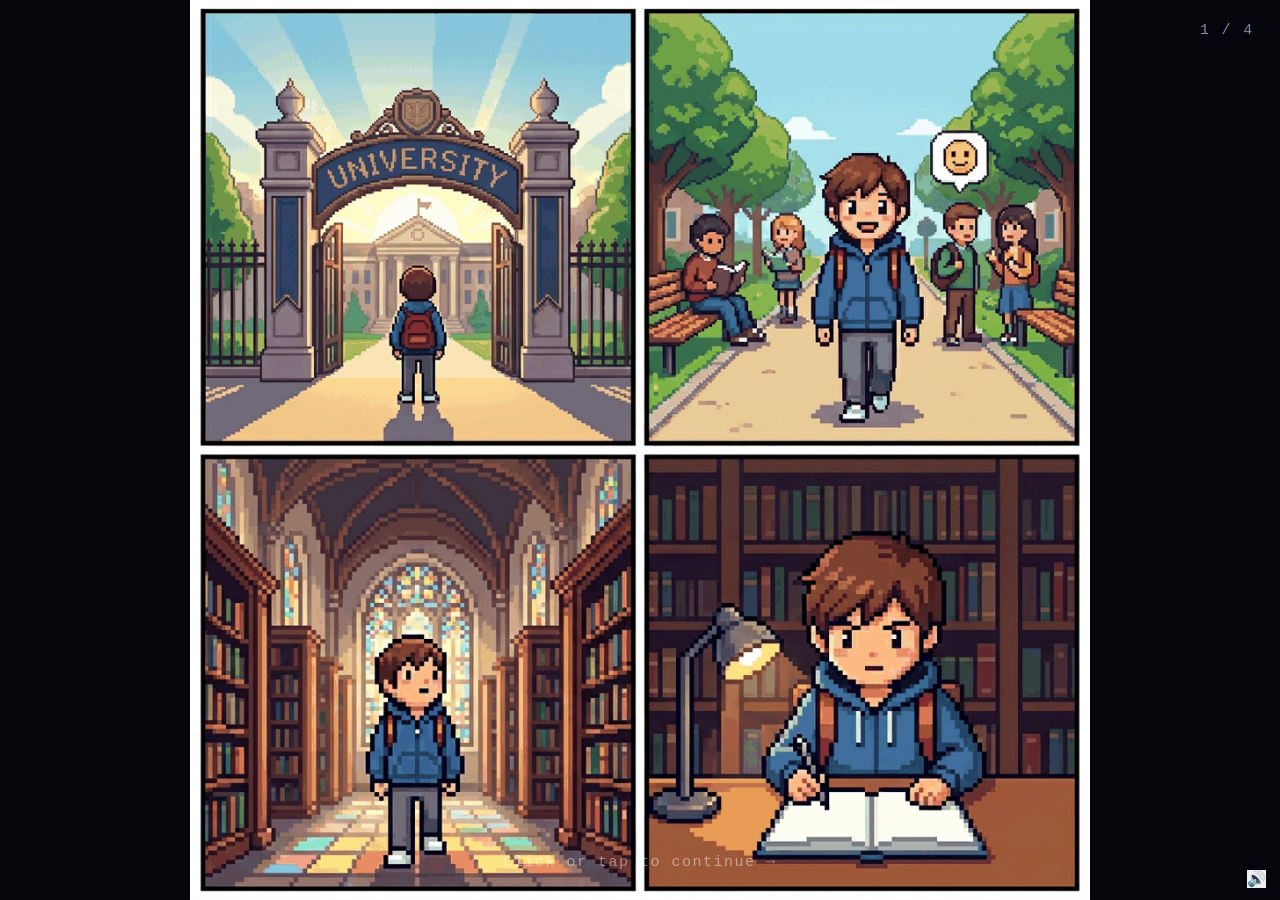
<file: stages/03-meaning/index.html>
<!DOCTYPE html>
<html lang="en">
<head>
<meta charset="UTF-8">
<meta name="viewport" content="width=device-width, initial-scale=1.0, user-scalable=no">
<title>The Academic Trial — Stage 3 (Meaning)</title>
<link rel="stylesheet" href="style.css?v=20261010b">
</head>
<body>

<div id="app">
  <canvas id="game-canvas"></canvas>

  <button id="mute-btn" title="M">🔊</button>
  <button id="btn-skip" title="Skip level" style="display:none;padding:8px 16px;font-size:20px;background:rgba(255,255,255,0.15);border:1px solid rgba(255,255,255,0.3);color:#fff;border-radius:4px;cursor:pointer;opacity:0.7;">⏭</button>
  <button id="btn-restart" title="Restart" style="display:none;padding:8px 16px;font-size:20px;background:rgba(255,255,255,0.15);border:1px solid rgba(255,255,255,0.3);color:#fff;border-radius:4px;cursor:pointer;opacity:0.7;">⟳</button>

  <!-- FATAL（載入失敗時顯示，避免「只有全黑、沒有任何線索」）-->
  <div id="fatal-banner"></div>

  <!-- LOADING -->
  <div id="screen-loading" class="screen active">
    <div class="loading-text">LOADING</div>
    <div class="loading-sub" id="loading-sub">Loading config…</div>
  </div>

  <!-- CUTSCENE -->
  <div id="screen-cutscene" class="screen cutscene-screen" onclick="Game.advanceCutscene()">
    <div class="cutscene-counter"><span id="cutscene-n">1</span> / <span id="cutscene-total">1</span></div>
    <div class="cutscene-hint">Click or tap to continue →</div>
  </div>

  <!-- TITLE -->
  <div id="screen-title" class="screen">
    <div class="panel">
      <h1 id="game-title">THE ACADEMIC TRIAL</h1>
      <p class="subtitle">Academic Integrity Quest</p>
      <p class="pitch">
        You are surrounded. Things are chasing you, and you do not know what they are.<br>
        Survive four assignments, gather real sources, and build something of your own.
      </p>
      <button class="btn" onclick="Game.startGame()">START</button>
    </div>
  </div>

  <!-- ARENA -->
  <div id="screen-arena" class="screen pass">
    <div id="hud-top">
      <span class="lbl">LEVEL</span><span class="val" id="hud-level">1/4</span>
      <span class="lbl">INTEGRITY</span>
      <div class="bar"><div id="hud-bar"></div></div>
      <span class="val" id="hud-integrity">100%</span>
      <span class="lbl">SOURCES</span><span class="val" id="hud-score">0</span>
      <span class="lbl">TIME</span><span class="val" id="hud-time">35s</span>
    </div>
    <div id="hud-assign">First Assignment</div>
    <div id="essay-panel">
      <div class="essay-label">YOUR ESSAY</div>
      <div id="essay-body"><span class="essay-empty">Collect sources. Every legitimate source adds a sentence.</span></div>
    </div>
  </div>

  <!-- LEVEL CLEAR（Stage 3 只有流程，沒有評分） -->
  <div id="screen-clear" class="screen">
    <div class="panel">
      <h2 id="clear-head">ASSIGNMENT COMPLETE</h2>
      <div class="clear-row"><span id="clear-done">First Assignment</span><span class="val" id="clear-score">0 sources</span></div>
      <div class="clear-row next"><span>Next</span><span class="val" id="clear-next">Research Paper</span></div>
      <button class="btn" onclick="Game.nextLevel()">CONTINUE →</button>
    </div>
  </div>

  <!-- COMPLETE -->
  <div id="screen-complete" class="screen">
    <div class="panel">
      <div class="grad">🎓</div>
      <h2>YOU GRADUATED</h2>
      <p class="subtitle" id="complete-sub">Four assignments. Four essays. One record.</p>
      <div id="complete-list"></div>
      <button class="btn ghost" onclick="location.reload()">PLAY AGAIN</button>
    </div>
  </div>
</div>

<script src="config.js?v=20261010b"></script>
<script src="config-parser.js?v=20261010b"></script>
<script src="asset-loader.js?v=20261010b"></script>
<script src="audio.js?v=20261010b"></script>
<script src="game.js?v=20261010b"></script>
<script>
'use strict';

const DEMO_SKIP = location.search.includes('skip=1') || (() => { try { return localStorage.getItem('academic_demo_skip') === '1'; } catch (e) { return false; } })();
const skipBtn = document.getElementById('btn-skip');
if (DEMO_SKIP && skipBtn) skipBtn.style.display = 'block';
skipBtn?.addEventListener('click', () => { if (Game && Game.clearLevel) Game.clearLevel(); });

const restartBtn = document.getElementById('btn-restart');
if (DEMO_SKIP && restartBtn) restartBtn.style.display = 'block';
restartBtn?.addEventListener('click', () => { if (Game && Game.init) Game.init(); });

const UI = {
  map: {
    loading: 'screen-loading', cutscene: 'screen-cutscene', title: 'screen-title',
    arena: 'screen-arena', clear: 'screen-clear', complete: 'screen-complete',
  },

  showScreen(name) {
    document.querySelectorAll('.screen').forEach(s => s.classList.remove('active'));
    const el = document.getElementById(this.map[name] || name);
    if (el) el.classList.add('active');
  },

  setLoading(t) { document.getElementById('loading-sub').textContent = t; },

  // ★ 把致命錯誤畫到畫面上。舊版只有 console.warn，使用者看到的是一片全黑，
  //   完全無從判斷是設定檔沒載到、還是程式哪裡壞了。
  fatal(msg, hint) {
    const el = document.getElementById('fatal-banner');
    if (!el) return;
    el.innerHTML = '<b>Stage 3 無法正常載入</b> — ' + String(msg).replace(/[<>&]/g, c => ({ '<': '&lt;', '>': '&gt;', '&': '&amp;' }[c]))
      + (hint ? '<br>' + hint : '');
    el.classList.add('show');
  },
  clearFatal() { const el = document.getElementById('fatal-banner'); if (el) el.classList.remove('show'); },
  setCutsceneCounter(n, total) {
    document.getElementById('cutscene-n').textContent = n;
    document.getElementById('cutscene-total').textContent = total;
  },

  updateHUD(g) {
    const lv = g.levelNum, a = g.arena;
    document.getElementById('hud-level').textContent = lv + '/4';
    const p = g.integrity;
    document.getElementById('hud-bar').style.width = p + '%';
    document.getElementById('hud-bar').style.background =
      p > 60 ? '#22c55e' : p > 30 ? '#f59e0b' : '#ef4444';
    document.getElementById('hud-integrity').textContent = Math.round(p) + '%';
    document.getElementById('hud-score').textContent = g.score;
    const t = Math.max(0, Math.ceil(g.waveTimer));
    const te = document.getElementById('hud-time');
    te.textContent = t + 's';
    te.style.color = t <= 5 ? '#ef4444' : '#e2e8f0';
    document.getElementById('hud-assign').textContent = g.level.assignmentName;
  },

  // ★ Stage 3 新增的回饋通道：論文面板隨遊戲即時成長
  updateEssay(chunks) {
    const el = document.getElementById('essay-body');
    if (!chunks.length) { el.innerHTML = '<span class="essay-empty">Collect sources. Every legitimate source adds a sentence.</span>'; return; }
    el.innerHTML = chunks.slice(-14).map(c =>
      c.t === 'g' ? `<span class="ok">${c.text}</span> ` : `<s class="bad">${c.text}</s> `
    ).join('');
    el.scrollTop = el.scrollHeight;
  },

  showClear(n, done, next, score) {
    document.getElementById('clear-head').textContent = 'LEVEL ' + n + ' COMPLETE';
    document.getElementById('clear-done').textContent = done;
    document.getElementById('clear-score').textContent = score + ' sources';
    document.getElementById('clear-next').textContent = next;
    this.showScreen('clear');
  },

  renderComplete(scores, title) {
    document.getElementById('complete-list').innerHTML = scores.map((s, i) => `
      <div class="comp-row"><span>${i + 1}. ${s.name}</span><span class="val">${s.score} sources · ${s.integrity}% integrity</span></div>
    `).join('');
  },
};

// ---- 輸入 --------------------------------------------------------------
const cv = document.getElementById('game-canvas');
function move(e) { if (Game.player) { Game.player.tx = e.clientX; Game.player.ty = e.clientY; } }
cv.addEventListener('mousemove', move);
cv.addEventListener('touchstart', e => { e.preventDefault(); move(e.touches[0]); }, { passive: false });
cv.addEventListener('touchmove',  e => { e.preventDefault(); move(e.touches[0]); }, { passive: false });
// ★ 過場卡與結算畫面期間也要能重算尺寸，否則在那些畫面把視窗縮放後
//   一進下一關，競技場的座標系會沿用舊的視窗大小。
window.addEventListener('resize', () => {
  if (['arena', 'clear', 'complete'].indexOf(Game.state) >= 0) Game.resize();
});

// ---- 靜音 --------------------------------------------------------------
let muted = false;
function toggleMute() {
  muted = !muted; Music.resume(); Music.setMuted(muted);
  document.getElementById('mute-btn').textContent = muted ? '🔇' : '🔊';
}
window.addEventListener('keydown', e => {
  if (e.key === 'm' || e.key === 'M') { toggleMute(); return; }
  // 過場除了滑鼠點擊，也要能用空白鍵／Enter 推進。
  // 少了這段，按空白鍵的使用者會什麼事都沒發生，以為是當機。
  const cut = document.getElementById('screen-cutscene');
  if (cut && cut.classList.contains('active') &&
      (e.key === ' ' || e.key === 'Spacebar' || e.key === 'Enter')) {
    e.preventDefault();
    Game.advanceCutscene();
  }
});

window.addEventListener('load', () => Game.init());
</script>
</body>
</html>
</file>
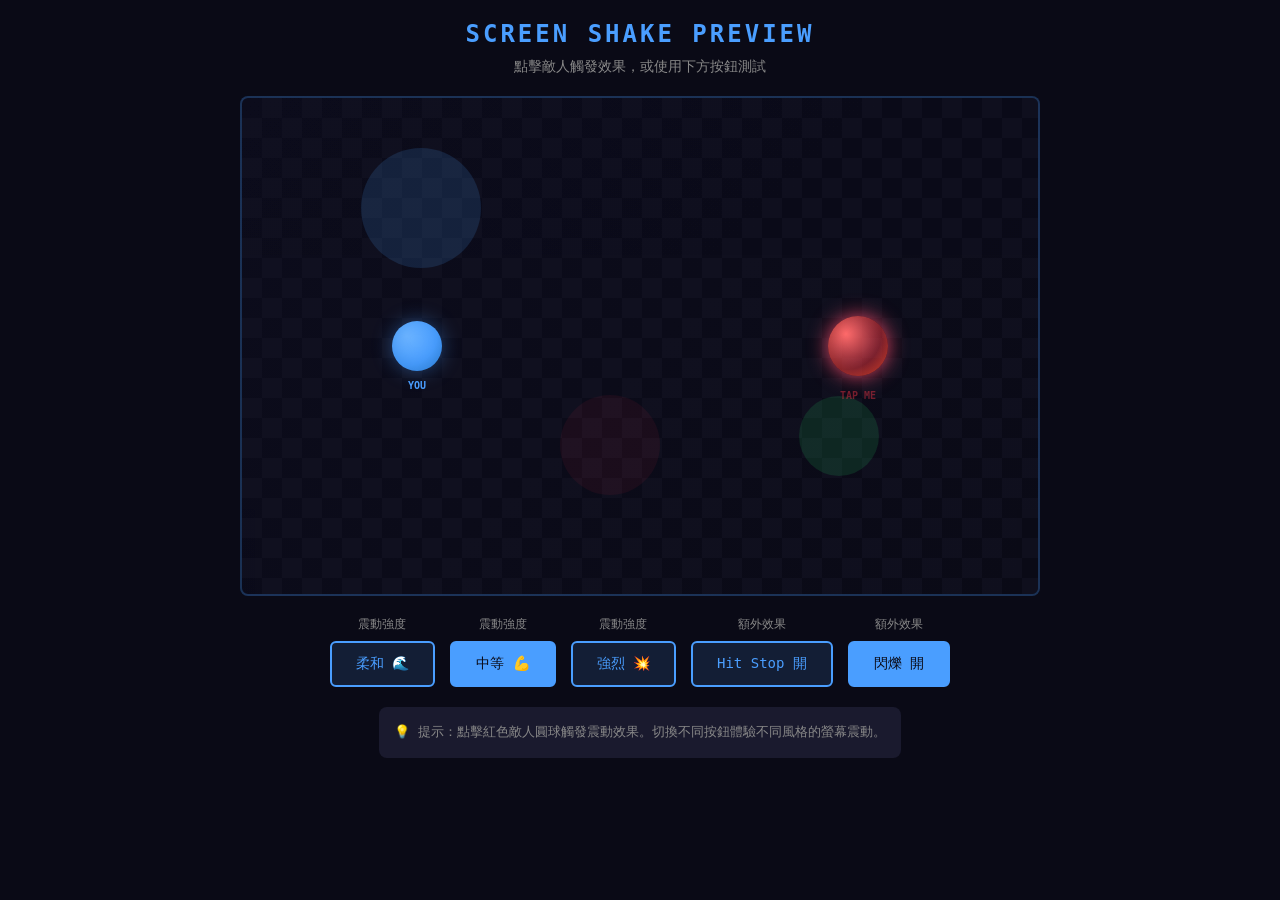
<file: stages/04-learning/shake-preview.html>
<!DOCTYPE html>
<html lang="en">
<head>
  <meta charset="UTF-8">
  <meta name="viewport" content="width=device-width, initial-scale=1.0">
  <title>Screen Shake Preview - Academic Trial</title>
  <!-- Google tag (gtag.js) REMOVED IN THIS DEMO COPY (2026-09-28) -->
  <style>
    * { margin: 0; padding: 0; box-sizing: border-box; }
    
    body {
      font-family: 'Segoe UI', monospace;
      background: #0a0a16;
      color: #fff;
      min-height: 100vh;
      display: flex;
      flex-direction: column;
      align-items: center;
      padding: 20px;
    }
    
    h1 {
      color: #4a9eff;
      margin-bottom: 10px;
      font-size: 24px;
      text-transform: uppercase;
      letter-spacing: 3px;
    }
    
    .subtitle {
      color: #888;
      margin-bottom: 20px;
      font-size: 14px;
    }
    
    .preview-container {
      position: relative;
      width: 800px;
      height: 500px;
      border: 2px solid #4a9eff44;
      border-radius: 8px;
      overflow: hidden;
      background: linear-gradient(135deg, #0c0c1c 0%, #0a0a16 100%);
    }
    
    /* The shake wrapper - everything inside will shake */
    #shake-wrapper {
      width: 100%;
      height: 100%;
      position: relative;
      transition: transform 0.05s;
    }
    
    /* Checkerboard pattern */
    .bg-pattern {
      position: absolute;
      top: 0;
      left: 0;
      width: 100%;
      height: 100%;
      background-image: 
        linear-gradient(45deg, #151525 25%, transparent 25%),
        linear-gradient(-45deg, #151525 25%, transparent 25%),
        linear-gradient(45deg, transparent 75%, #151525 75%),
        linear-gradient(-45deg, transparent 75%, #151525 75%);
      background-size: 40px 40px;
      background-position: 0 0, 0 20px, 20px -20px, -20px 0px;
      opacity: 0.5;
    }
    
    /* Decorative orbs */
    .orb {
      position: absolute;
      border-radius: 50%;
      opacity: 0.15;
    }
    .orb-1 { width: 120px; height: 120px; background: #4a9eff; top: 10%; left: 15%; }
    .orb-2 { width: 80px; height: 80px; background: #22c55e; top: 60%; right: 20%; }
    .orb-3 { width: 100px; height: 100px; background: #e347; bottom: 20%; left: 40%; }
    
    /* Player character */
    .player {
      position: absolute;
      width: 50px;
      height: 50px;
      left: 150px;
      top: 50%;
      transform: translateY(-50%);
      background: radial-gradient(circle at 30% 30%, #6bb3ff, #4a9eff 60%, #2d7dd2);
      border-radius: 50%;
      box-shadow: 0 0 20px #4a9eff66, inset 0 -5px 15px #2d7dd266;
    }
    .player::after {
      content: 'YOU';
      position: absolute;
      bottom: -20px;
      left: 50%;
      transform: translateX(-50%);
      font-size: 10px;
      color: #4a9eff;
      font-weight: bold;
    }
    
    /* Enemy target */
    .enemy {
      position: absolute;
      width: 60px;
      height: 60px;
      right: 150px;
      top: 50%;
      transform: translateY(-50%);
      background: radial-gradient(circle at 30% 30%, #ff6b6b, #e347 60%, #c0392b);
      border-radius: 50%;
      box-shadow: 0 0 20px #e34766, inset 0 -5px 15px #c0392666;
      cursor: pointer;
      transition: transform 0.1s;
    }
    .enemy:hover { transform: translateY(-50%) scale(1.1); }
    .enemy::after {
      content: 'TAP ME';
      position: absolute;
      bottom: -25px;
      left: 50%;
      transform: translateX(-50%);
      font-size: 10px;
      color: #e347;
      font-weight: bold;
      white-space: nowrap;
    }
    
    /* Hit flash overlay */
    #hit-flash {
      position: absolute;
      top: 0;
      left: 0;
      width: 100%;
      height: 100%;
      background: #e347;
      opacity: 0;
      pointer-events: none;
      transition: opacity 0.1s;
    }
    
    /* Controls */
    .controls {
      margin-top: 20px;
      display: flex;
      gap: 15px;
      flex-wrap: wrap;
      justify-content: center;
    }
    
    .control-group {
      display: flex;
      flex-direction: column;
      align-items: center;
      gap: 8px;
    }
    
    .control-group label {
      font-size: 12px;
      color: #888;
      text-transform: uppercase;
    }
    
    button {
      padding: 12px 24px;
      font-size: 14px;
      font-family: monospace;
      border: 2px solid #4a9eff;
      background: #4a9eff22;
      color: #4a9eff;
      border-radius: 6px;
      cursor: pointer;
      transition: all 0.2s;
    }
    
    button:hover {
      background: #4a9eff44;
      transform: translateY(-2px);
    }
    
    button:active {
      transform: translateY(0);
    }
    
    button.active {
      background: #4a9eff;
      color: #0a0a16;
    }
    
    .info {
      margin-top: 20px;
      padding: 15px;
      background: #1a1a2e;
      border-radius: 8px;
      max-width: 800px;
      text-align: center;
    }
    
    .info p {
      color: #888;
      font-size: 13px;
      line-height: 1.6;
    }
    
    /* Hit stop effect indicator */
    .hit-stop-indicator {
      position: absolute;
      top: 20px;
      left: 50%;
      transform: translateX(-50%);
      padding: 8px 16px;
      background: #22c55e44;
      border: 1px solid #22c55e;
      border-radius: 4px;
      font-size: 12px;
      color: #22c55e;
      opacity: 0;
      transition: opacity 0.2s;
    }
    
    .hit-stop-indicator.show {
      opacity: 1;
    }
  </style>
</head>
<body>
  <h1>Screen Shake Preview</h1>
  <p class="subtitle">點擊敵人觸發效果，或使用下方按鈕測試</p>
  
  <div class="preview-container" id="preview-container">
    <div id="shake-wrapper">
      <div class="bg-pattern"></div>
      <div class="orb orb-1"></div>
      <div class="orb orb-2"></div>
      <div class="orb orb-3"></div>
      <div class="player"></div>
      <div class="enemy" id="enemy" onclick="triggerShake()"></div>
    </div>
    <div id="hit-flash"></div>
    <div class="hit-stop-indicator" id="hit-stop-indicator">⏸ HIT STOP</div>
  </div>
  
  <div class="controls">
    <div class="control-group">
      <label>震動強度</label>
      <button onclick="setShakeMode('light')" id="btn-light">柔和 🌊</button>
    </div>
    <div class="control-group">
      <label>震動強度</label>
      <button onclick="setShakeMode('medium')" id="btn-medium" class="active">中等 💪</button>
    </div>
    <div class="control-group">
      <label>震動強度</label>
      <button onclick="setShakeMode('strong')" id="btn-strong">強烈 💥</button>
    </div>
    <div class="control-group">
      <label>額外效果</label>
      <button onclick="toggleHitStop()" id="btn-hitstop">Hit Stop 開</button>
    </div>
    <div class="control-group">
      <label>額外效果</label>
      <button onclick="toggleFlash()" id="btn-flash" class="active">閃爍 開</button>
    </div>
  </div>
  
  <div class="info">
    <p>💡 提示：點擊紅色敵人圓球觸發震動效果。切換不同按鈕體驗不同風格的螢幕震動。</p>
  </div>
  
  <script>
    // Shake configuration
    const shakeConfigs = {
      light: { intensity: 4, duration: 200, decay: 0.8 },
      medium: { intensity: 10, duration: 250, decay: 0.7 },
      strong: { intensity: 18, duration: 350, decay: 0.6 }
    };
    
    let currentMode = 'medium';
    let hitStopEnabled = false;
    let flashEnabled = true;
    let isShaking = false;
    
    const wrapper = document.getElementById('shake-wrapper');
    const flash = document.getElementById('hit-flash');
    const hitStopIndicator = document.getElementById('hit-stop-indicator');
    const container = document.getElementById('preview-container');
    
    function setShakeMode(mode) {
      currentMode = mode;
      document.querySelectorAll('.controls button').forEach(b => b.classList.remove('active'));
      document.getElementById('btn-' + mode).classList.add('active');
    }
    
    function toggleHitStop() {
      hitStopEnabled = !hitStopEnabled;
      document.getElementById('btn-hitstop').textContent = hitStopEnabled ? 'Hit Stop 開' : 'Hit Stop 關';
      document.getElementById('btn-hitstop').classList.toggle('active', hitStopEnabled);
    }
    
    function toggleFlash() {
      flashEnabled = !flashEnabled;
      document.getElementById('btn-flash').textContent = flashEnabled ? '閃爍 開' : '閃爍 關';
      document.getElementById('btn-flash').classList.toggle('active', flashEnabled);
    }
    
    function triggerShake() {
      if (isShaking) return;
      isShaking = true;
      
      const config = shakeConfigs[currentMode];
      const startTime = Date.now();
      
      // Hit Stop: pause briefly
      if (hitStopEnabled) {
        hitStopIndicator.classList.add('show');
        setTimeout(() => {
          hitStopIndicator.classList.remove('show');
        }, 80);
      }
      
      // Flash effect
      if (flashEnabled) {
        flash.style.opacity = '0.3';
        setTimeout(() => { flash.style.opacity = '0'; }, 100);
      }
      
      // Shake animation
      function shake() {
        const elapsed = Date.now() - startTime;
        const progress = elapsed / config.duration;
        
        if (progress < 1) {
          const decay = Math.pow(config.decay, progress * 10);
          const intensity = config.intensity * decay;
          
          // Random offset with decay
          const offsetX = (Math.random() - 0.5) * intensity * 2;
          const offsetY = (Math.random() - 0.5) * intensity * 2;
          
          wrapper.style.transform = `translate(${offsetX}px, ${offsetY}px)`;
          requestAnimationFrame(shake);
        } else {
          wrapper.style.transform = '';
          isShaking = false;
        }
      }
      
      shake();
      
      // Button feedback animation
      const enemy = document.getElementById('enemy');
      enemy.style.transform = 'translateY(-50%) scale(0.9)';
      setTimeout(() => {
        enemy.style.transform = 'translateY(-50%) scale(1)';
      }, 100);
    }
    
    // Keyboard trigger
    document.addEventListener('keydown', (e) => {
      if (e.code === 'Space') {
        triggerShake();
      }
    });
  </script>
</body>
</html>
</file>
<file: stages/03-meaning/style.css>
/* style.css — Stage 3 / 意義 (Meaning)
   深色夢境介面。沿用 Stage 4 正式版的視覺語言（暗底、等寬字、琥珀色標題），
   但只保留 Stage 3 真正用得到的元件 —— 技能徽章、tooltip 框、
   結算畫面、登入框全部不見，因為那些是 Stage 4 的東西。 */

:root {
  --bg:        #05050c;
  --panel:     rgba(6, 8, 24, 0.94);
  --border:    #26304a;
  --text:      #e6ecff;
  --muted:     #7d8aa8;
  --amber:     #f5c842;
  --green:     #22c55e;
  --red:       #e24b4b;
  --blue:      #4a9eff;
  --mono:      ui-monospace, "SF Mono", Menlo, Consolas, "Courier New", monospace;
}

* { margin: 0; padding: 0; box-sizing: border-box; }

html, body {
  width: 100%; height: 100%; overflow: hidden;
  background: var(--bg); color: var(--text);
  font-family: var(--mono);
  font-size: 15px; line-height: 1.5;
  -webkit-font-smoothing: antialiased;
}

#app { position: relative; width: 100vw; height: 100vh; }
#game-canvas { position: absolute; inset: 0; display: block; cursor: none; }

/* ---- 螢幕層 ---- */
.screen {
  position: absolute; inset: 0; z-index: 10;
  display: none; flex-direction: column;
  align-items: center; justify-content: center;
  background: rgba(3, 4, 12, 0.88);
  padding: 24px;
}
.screen.active { display: flex; }
.screen.pass { background: transparent; pointer-events: none; }

/* ---- 載入 ---- */
.loading-text { font-size: 26px; letter-spacing: 0.34em; color: var(--amber); }
.loading-sub  { margin-top: 14px; font-size: 15px; color: var(--muted); letter-spacing: 0.1em; }

/* ---- 過場動畫 ---- */
/* 過場圖是畫在 #game-canvas 上的，這一層只負責接收點擊，背景必須透明。
   填成不透明色會把 canvas 整片蓋掉：canvas 的 z-index 是 auto(=0)，
   而這一層是 z-index:40，結果使用者只看到一片全黑，只剩右上角計數
   與底部提示文字（V21 原本的 .screen 沒有 background 屬性，所以正式版沒這個問題）。
   黑色底由 game.js 的 drawCutscene() 自己在 canvas 上填。 */
.cutscene-screen { background: transparent; cursor: pointer; z-index: 40; }
.cutscene-counter {
  position: absolute; top: 20px; right: 26px;
  font-size: 15px; color: var(--muted); letter-spacing: 0.12em;
}
.cutscene-hint {
  position: absolute; bottom: 26px; left: 0; right: 0; text-align: center;
  font-size: 15px; color: rgba(255, 255, 255, 0.45); letter-spacing: 0.1em;
  animation: pulse 2.2s ease-in-out infinite;
}
@keyframes pulse { 0%, 100% { opacity: 0.35; } 50% { opacity: 0.8; } }

/* ---- 面板 ---- */
.panel {
  background: var(--panel);
  border: 1px solid var(--border);
  border-radius: 10px;
  padding: 34px 40px;
  max-width: 560px; width: 100%;
  text-align: center;
  box-shadow: 0 24px 70px rgba(0, 0, 0, 0.65);
  animation: rise 0.4s cubic-bezier(0.2, 0.9, 0.3, 1) both;
}
.panel.wide { max-width: 760px; }
@keyframes rise { from { opacity: 0; transform: translateY(14px); } to { opacity: 1; transform: none; } }

h1 { font-size: 26px; letter-spacing: 0.2em; color: var(--amber); font-weight: 700; }
h2 { font-size: 19px; letter-spacing: 0.14em; color: var(--amber); font-weight: 700; }
.subtitle { margin-top: 10px; font-size: 15px; color: var(--muted); letter-spacing: 0.08em; }
.pitch { margin-top: 20px; font-size: 15px; line-height: 1.5; color: #a9b6d4; }

.btn {
  display: block; width: 100%; margin-top: 26px;
  padding: 14px 20px
  background: var(--green); color: #04180c;
  border: none; border-radius: 6px
  font-family: var(--mono); font-size: 15px; font-weight: 700; letter-spacing: 0.14em
  cursor: pointer; transition: transform 0.12s, filter 0.12s
}
.btn:hover { filter: brightness(1.12); transform: translateY(-1px); }
.btn.ghost {
  margin-top: 10px; background: transparent; color: var(--muted);
  border: 1px solid var(--border); font-weight: 400
}

/* ---- HUD ---- */
#hud-top {
  position: absolute; top: 0; left: 0; right: 0
  display: flex; align-items: center; gap: 8px
  padding: 12px 20px; font-size: 13px
  background: linear-gradient(180deg, rgba(4, 5, 14, 0.95), rgba(4, 5, 14, 0))
}
#hud-top .lbl { color: var(--muted); letter-spacing: 0.14em; }
#hud-top .val { color: var(--text); font-weight: 700; }
.bar {
  width: 130px; height: 9px; background: #161b2c
  border: 1px solid #232b45; border-radius: 2px; overflow: hidden
}
#hud-bar { height: 100%; width: 100%; background: var(--green); transition: width 0.2s linear; }
#hud-assign {
  position: absolute; top: 42px; left: 20px
  font-size: 15px; color: var(--amber); letter-spacing: 0.1em
}

/* ---- 論文面板（Stage 3 的核心回饋通道）---- */
#essay-panel {
  position: absolute; left: 0; right: 0; bottom: 0
  padding: 12px 20px 14px
  background: linear-gradient(0deg, rgba(3, 4, 12, 0.96) 60%, rgba(3, 4, 12, 0))
}
.essay-label { font-size: 13px; color: var(--muted); letter-spacing: 0.24em; margin-bottom: 6px; }
#essay-body {
  max-height: 68px; overflow: hidden
  font-size: 15px; line-height: 1.55; color: #9fb0cc
}
#essay-body .ok   { color: #7ee7a8; }
#essay-body .bad  { color: #e2748a; text-decoration-color: #a33; }
.essay-empty { color: #46516d; font-style: italic; }

/* ---- 過場卡 ---- */
.clear-row {
  display: flex; justify-content: space-between; align-items: center
  margin-top: 18px; padding: 13px 16px
  background: #0c1020; border: 1px solid var(--border); border-radius: 6px
  font-size: 14px; color: #b9c6e0
}
.clear-row.next { border-style: dashed; }
.clear-row .val { color: var(--amber); font-weight: 700; }
.clear-row.next .val { color: var(--green); }

.grad { font-size: 49px; line-height: 1; }
#complete-list { margin-top: 24px; }
.comp-row {
  display: flex; justify-content: space-between; align-items: center
  padding: 11px 16px; margin-bottom: 8px
  background: #0c1020; border: 1px solid var(--border); border-radius: 6px
  font-size: 15px; color: #b9c6e0; text-align: left
}
.comp-row .val { color: var(--muted); font-size: 14px; }

/* ---- 致命錯誤橫幅 ---- */
/* config.js 載入失敗時，舊版只 console.warn，使用者只會看到一片全黑，
   完全不知道發生了什麼。現在把錯誤直接畫在畫面上。 */
#fatal-banner {
  position: absolute; left: 0; right: 0; top: 0; z-index: 90
  display: none
  padding: 12px 20px
  background: #7f1d1d; border-bottom: 2px solid #ef4444
  color: #fee2e2; font-size: 15px; line-height: 1.5
}
#fatal-banner.show { display: block; }
#fatal-banner b { color: #fff; }
#fatal-banner code {
  background: rgba(0, 0, 0, 0.45); padding: 1px 5px; border-radius: 3px
  color: #fecaca; font-size: 14px
}

/* ---- 靜音鈕 ---- */
#mute-btn {
  position: absolute; bottom: 12px; right: 14px; z-index: 60
  width: 34px; height: 26px
  background: rgba(8, 10, 26, 0.8); border: 1px solid var(--border)
  border-radius: 4px; font-size: 15px; cursor: pointer
}
#mute-btn:hover { background: rgba(20, 26, 52, 0.95); }

@media (max-width: 720px) {
  .roles { grid-template-columns: 1fr; }
  h1 { font-size: 20px; }
  .panel { padding: 24px 20px; }
}
</file>
